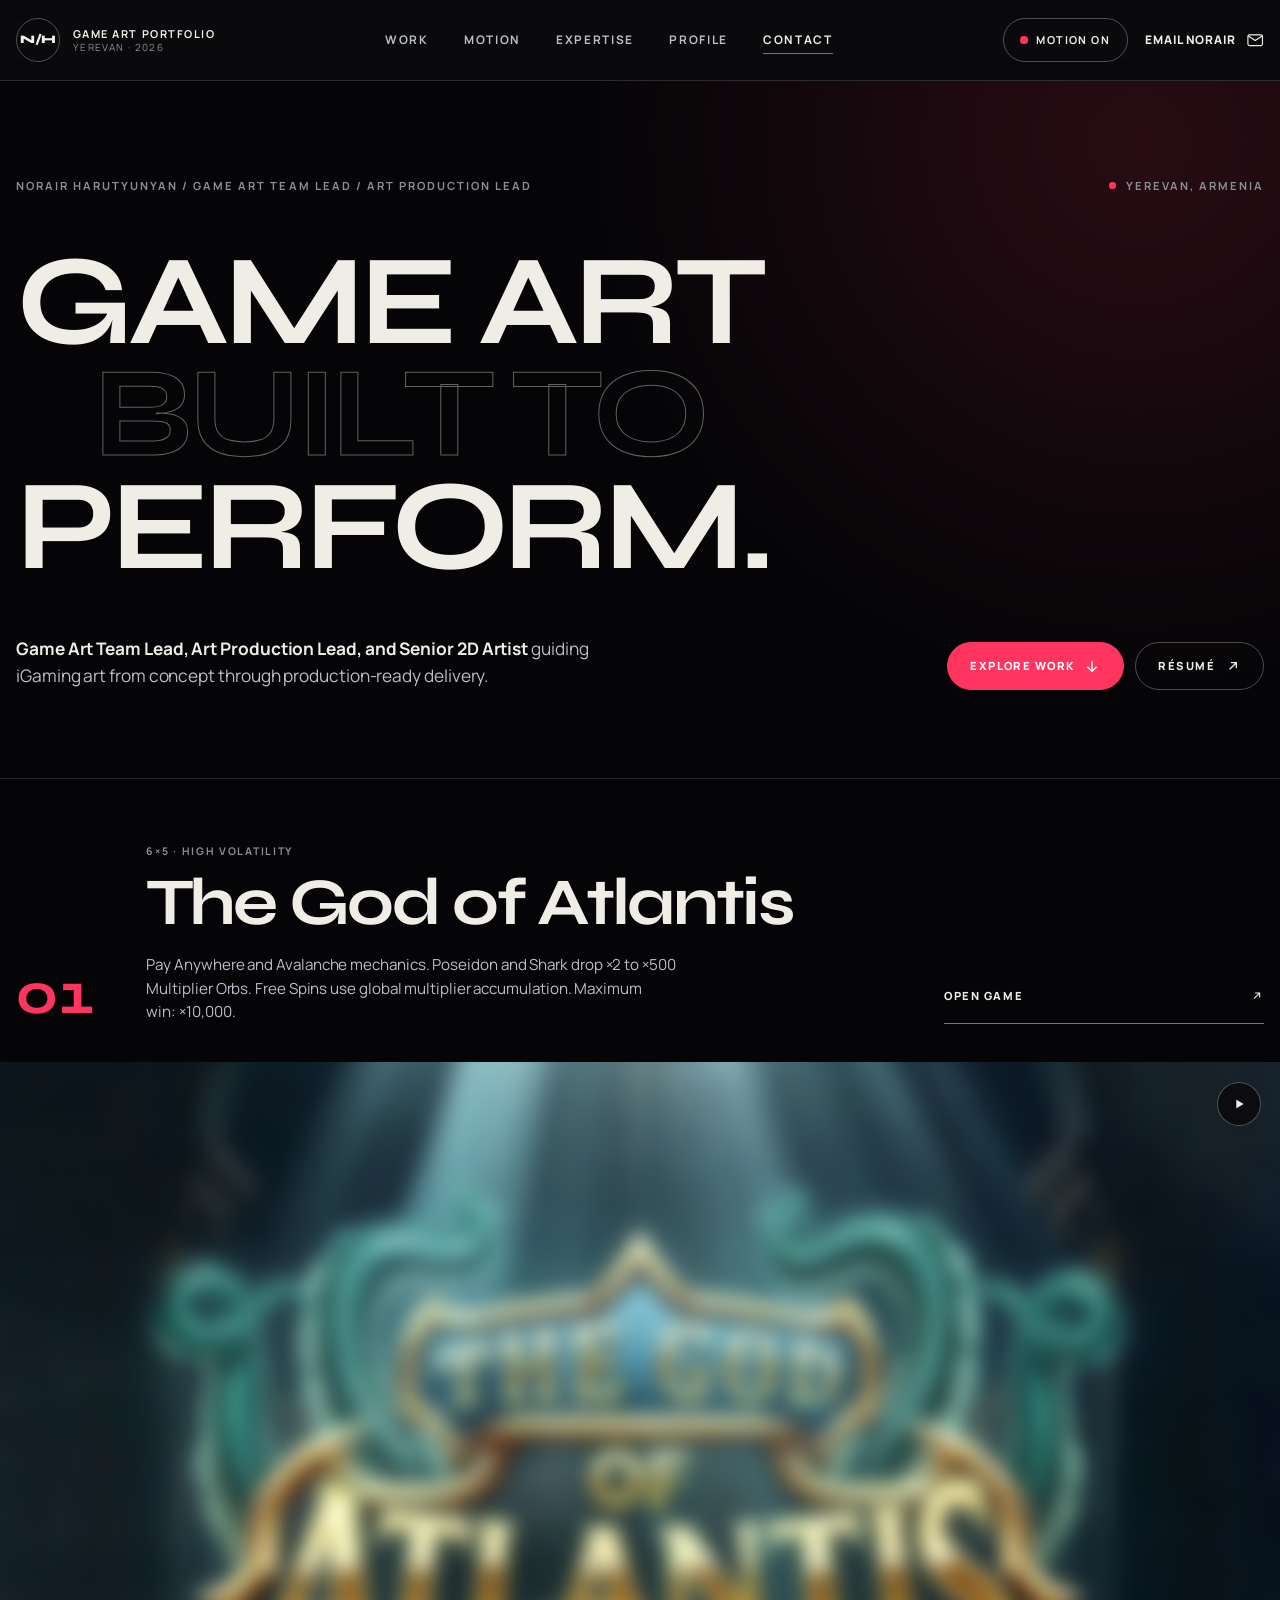
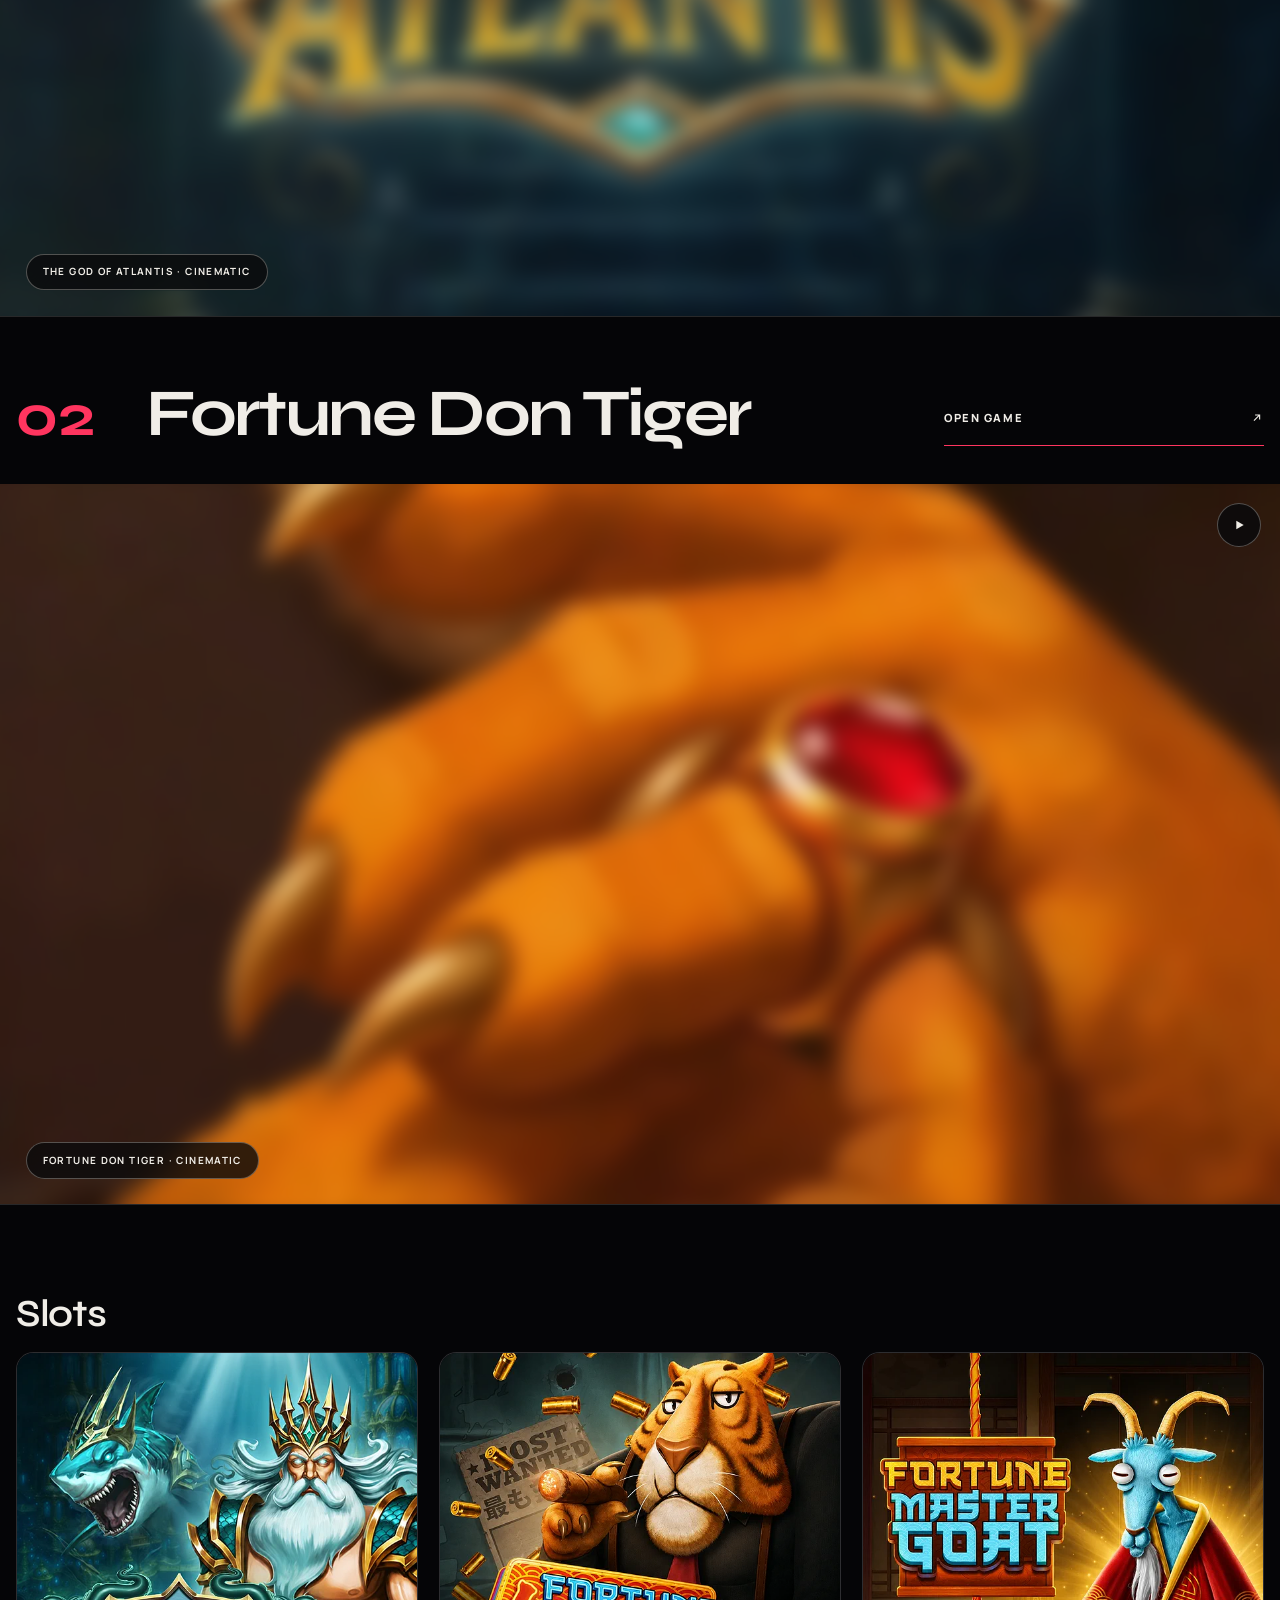
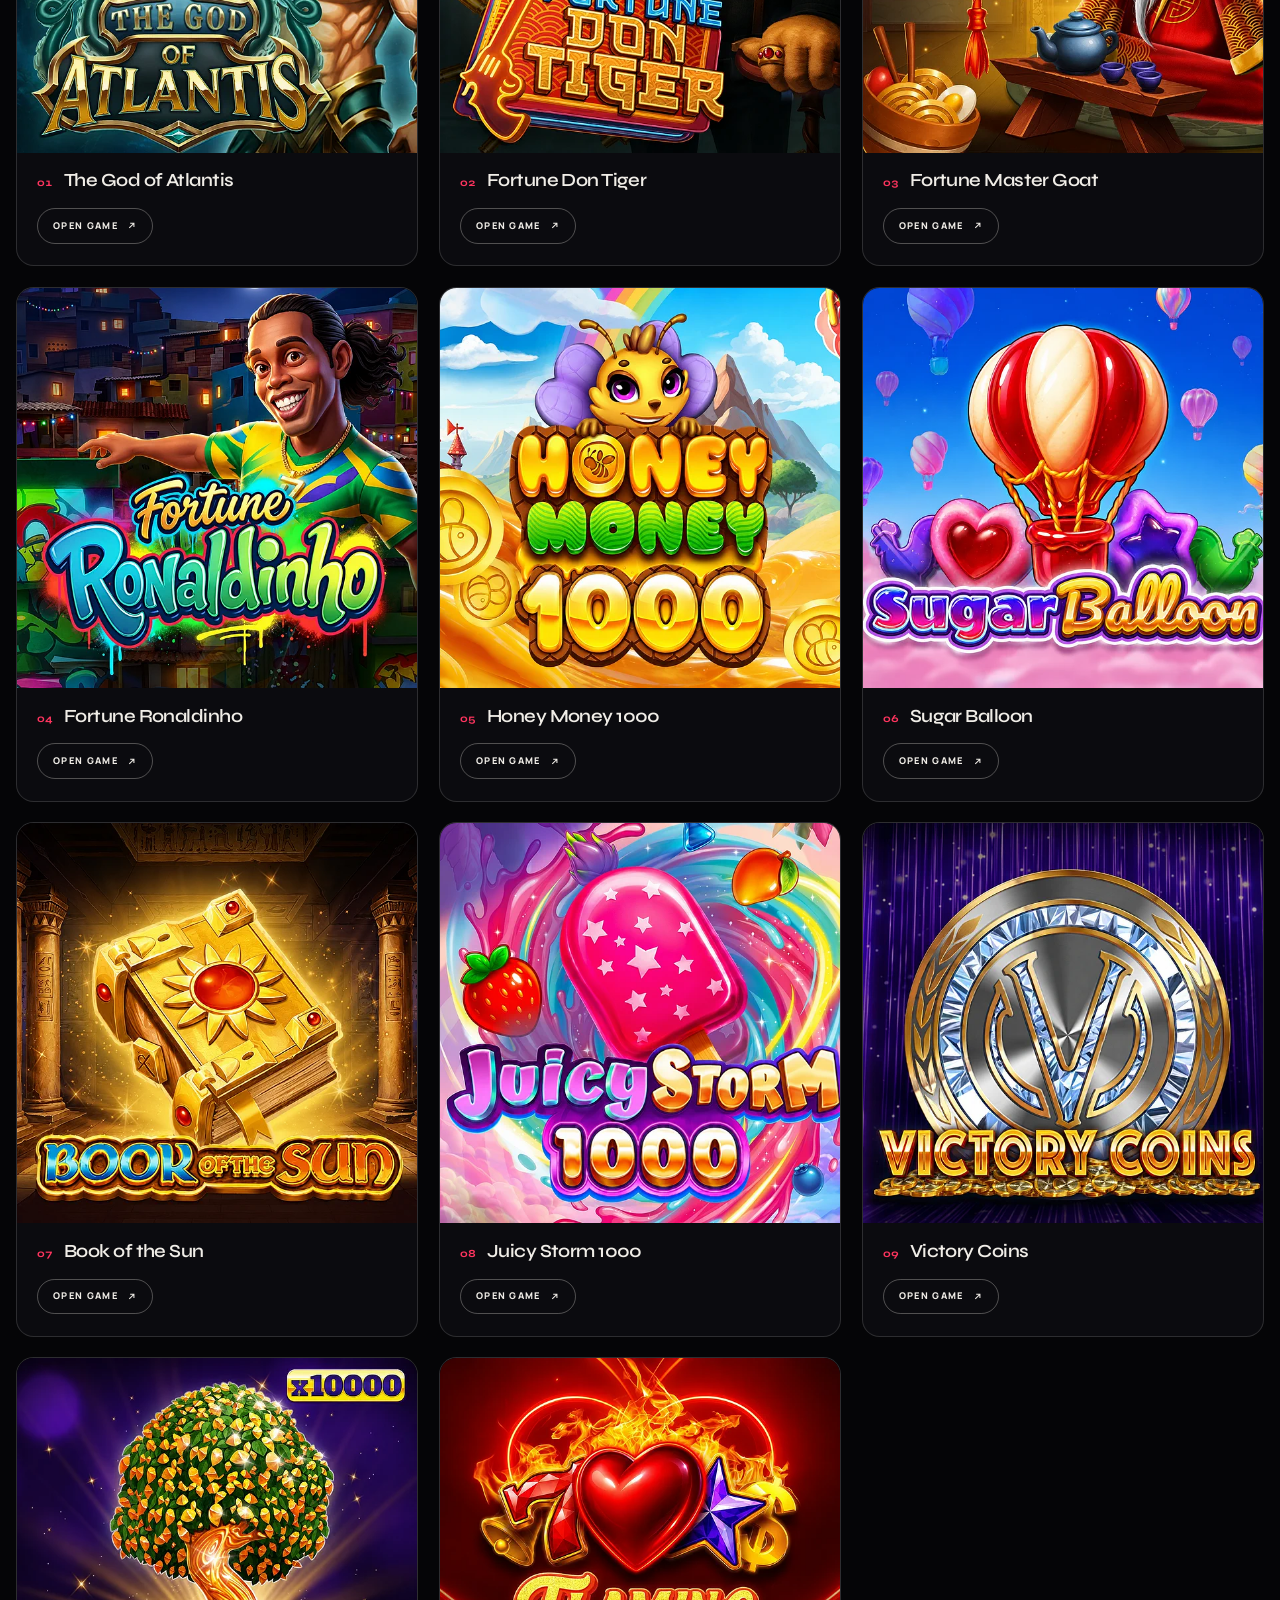
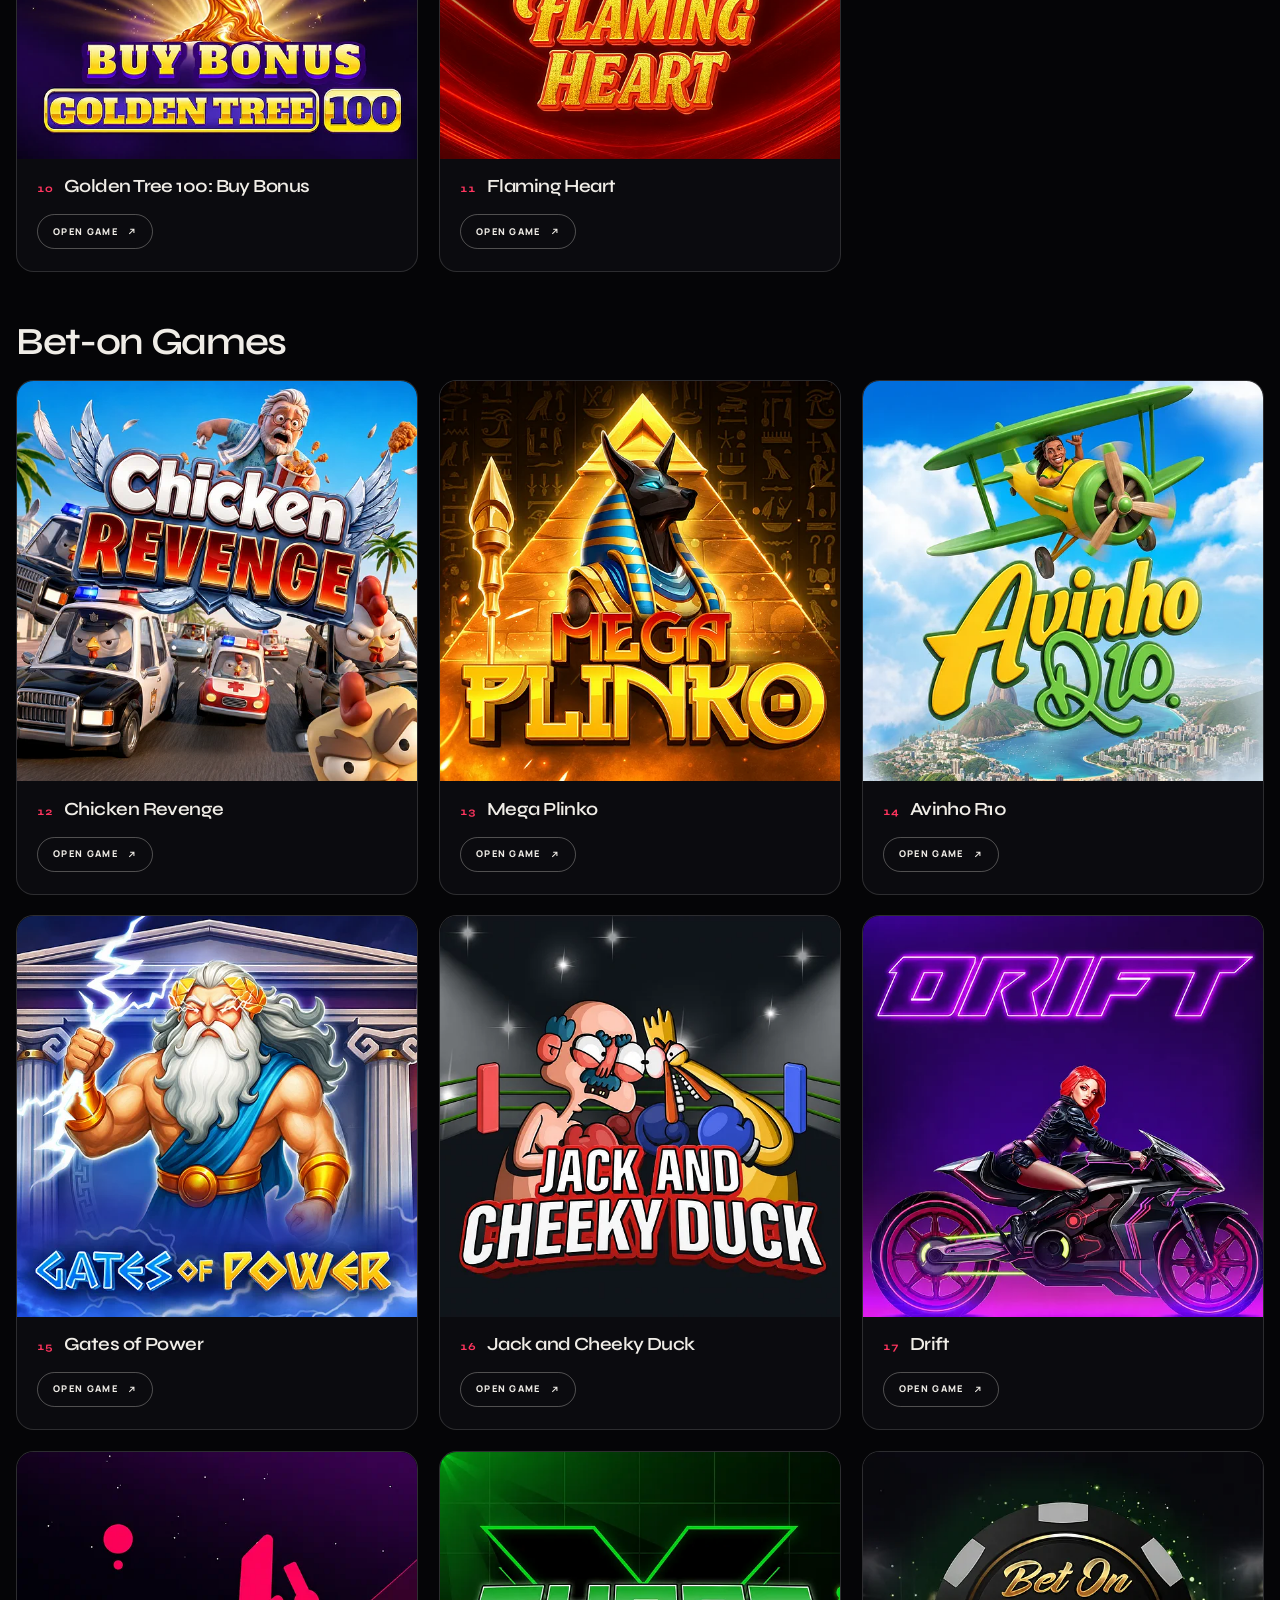
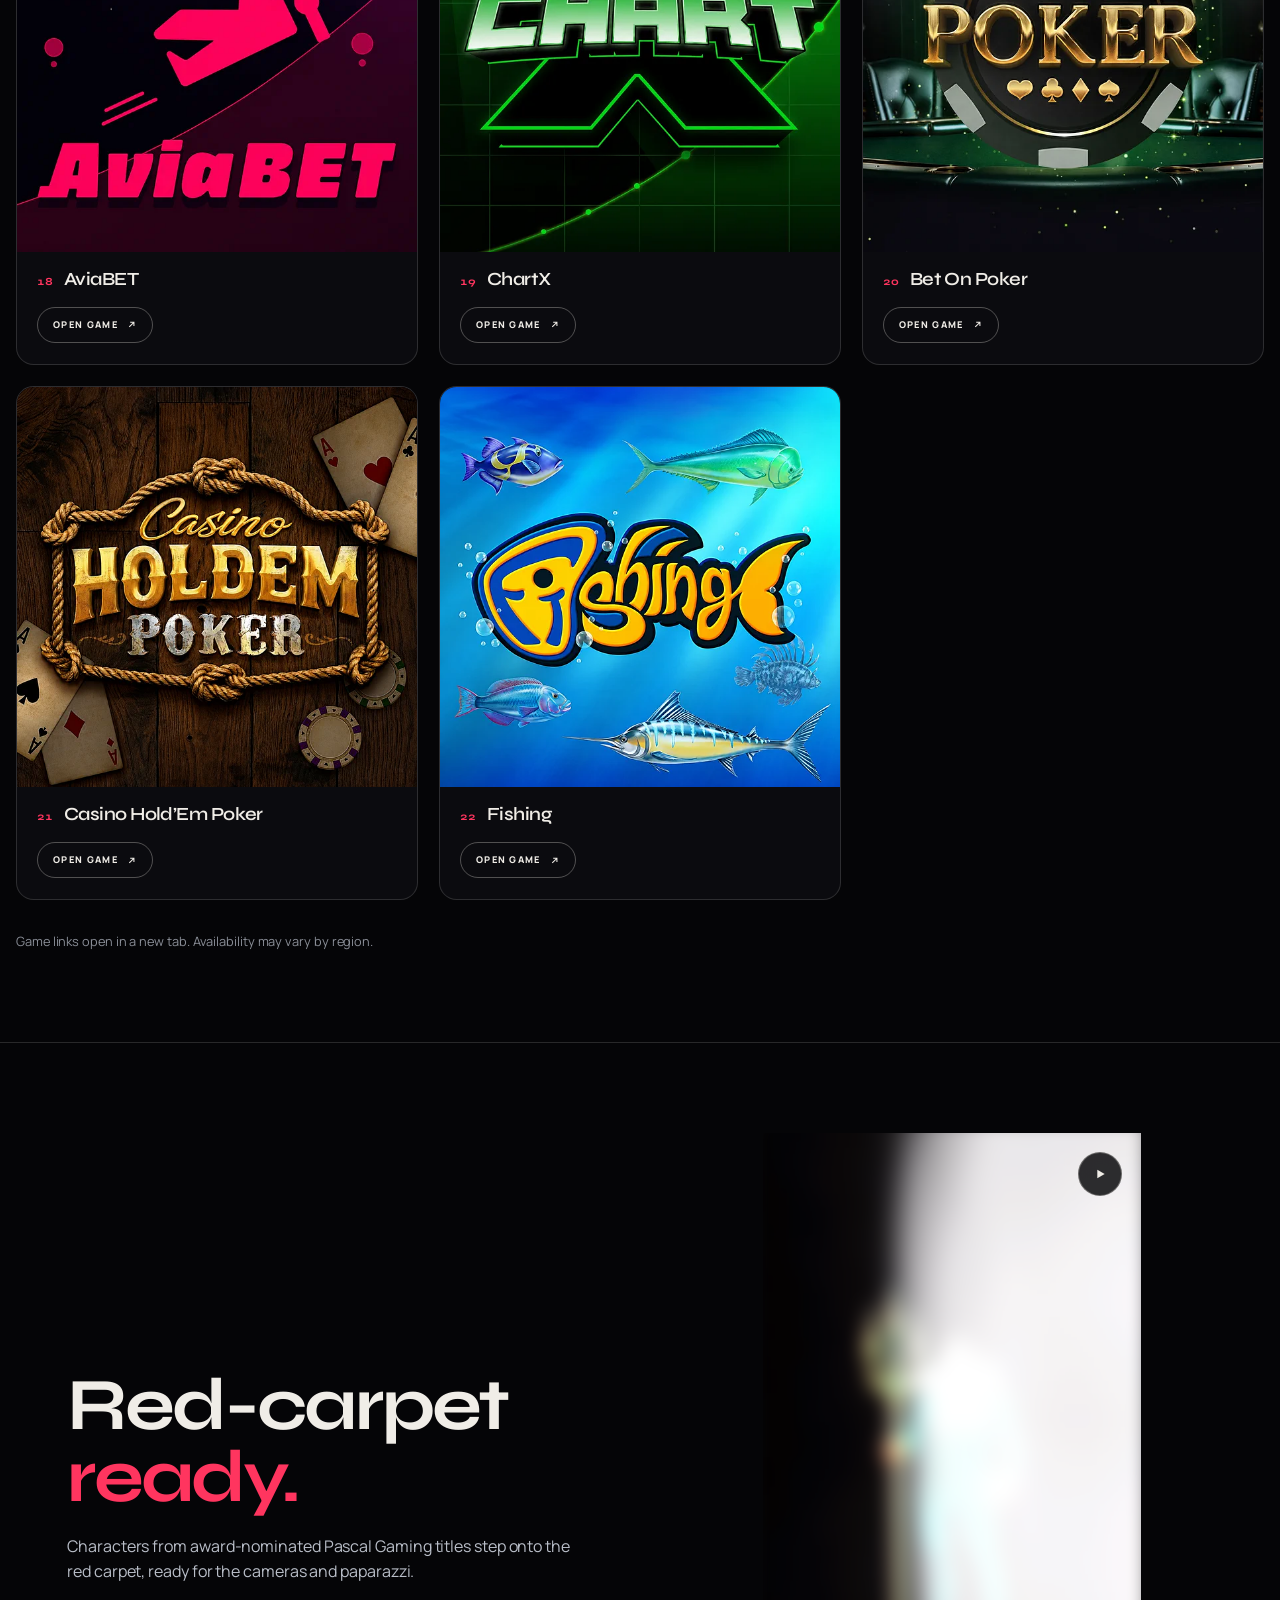
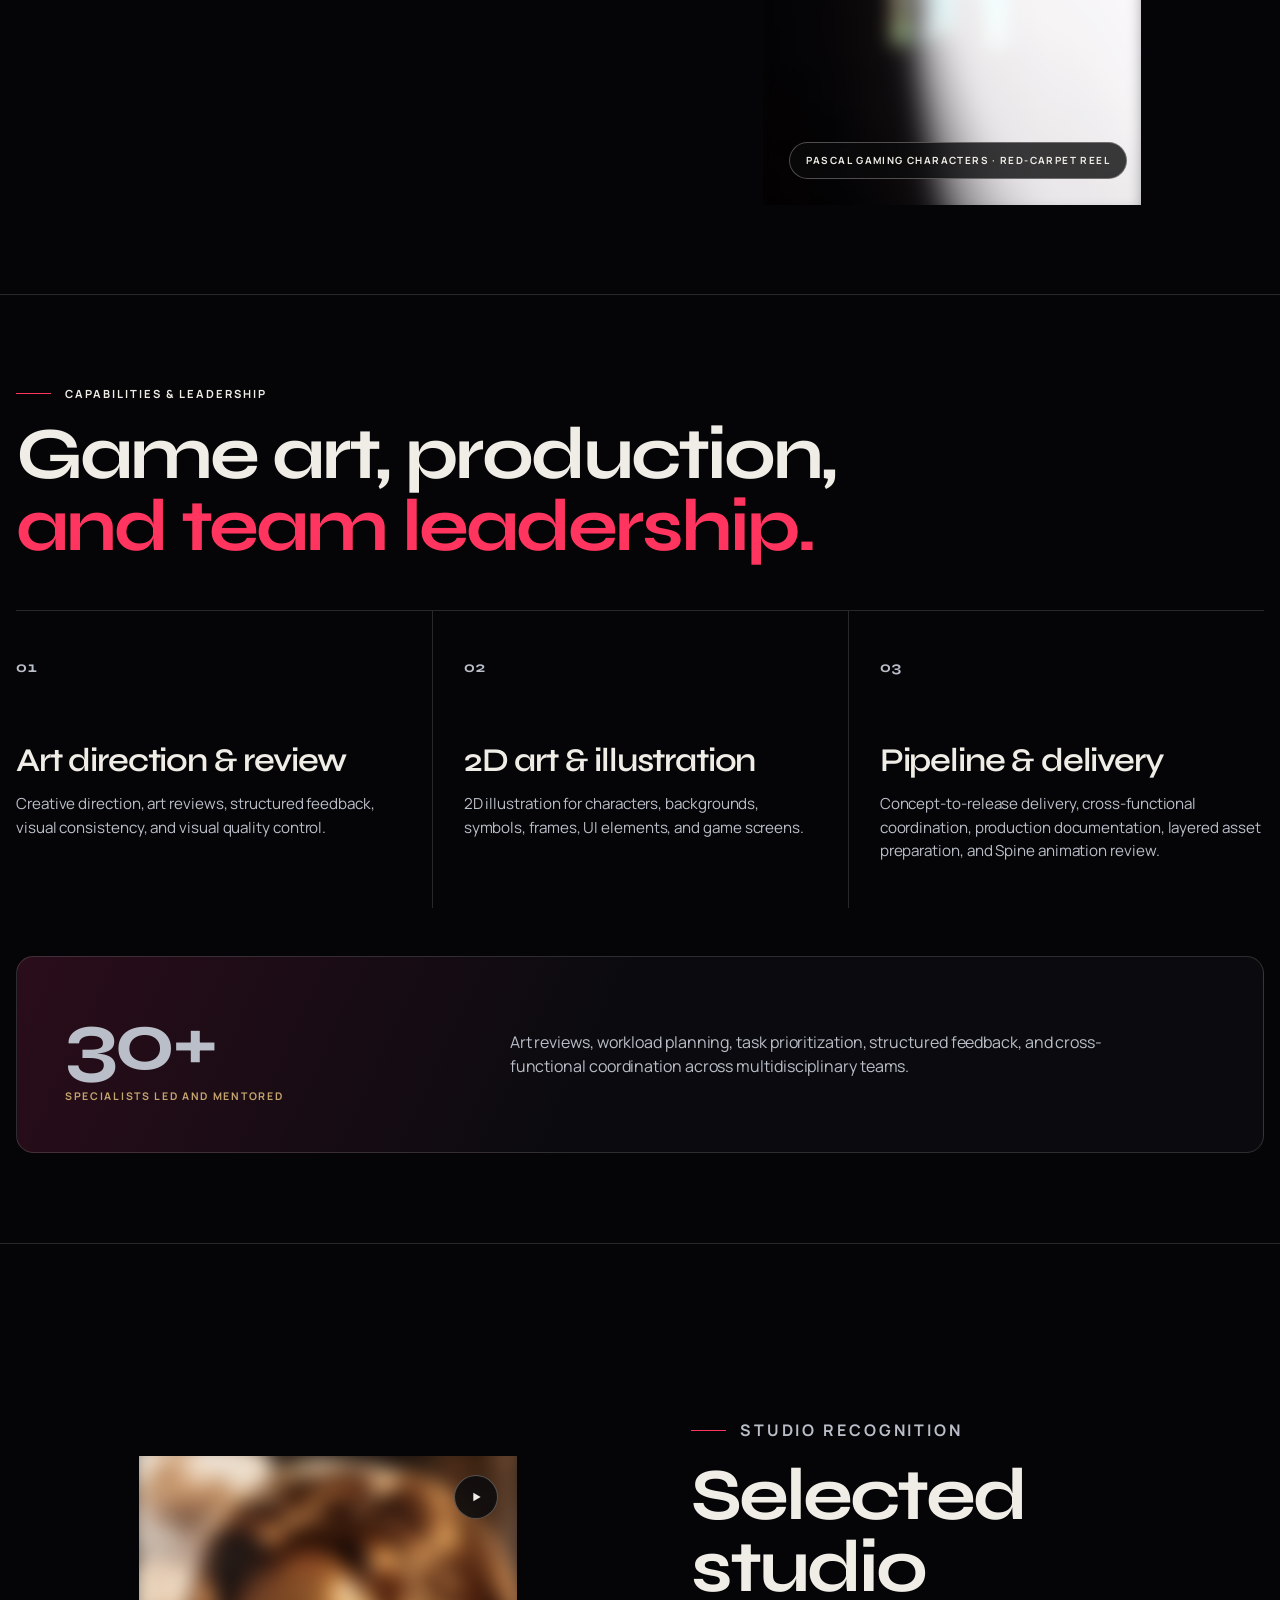
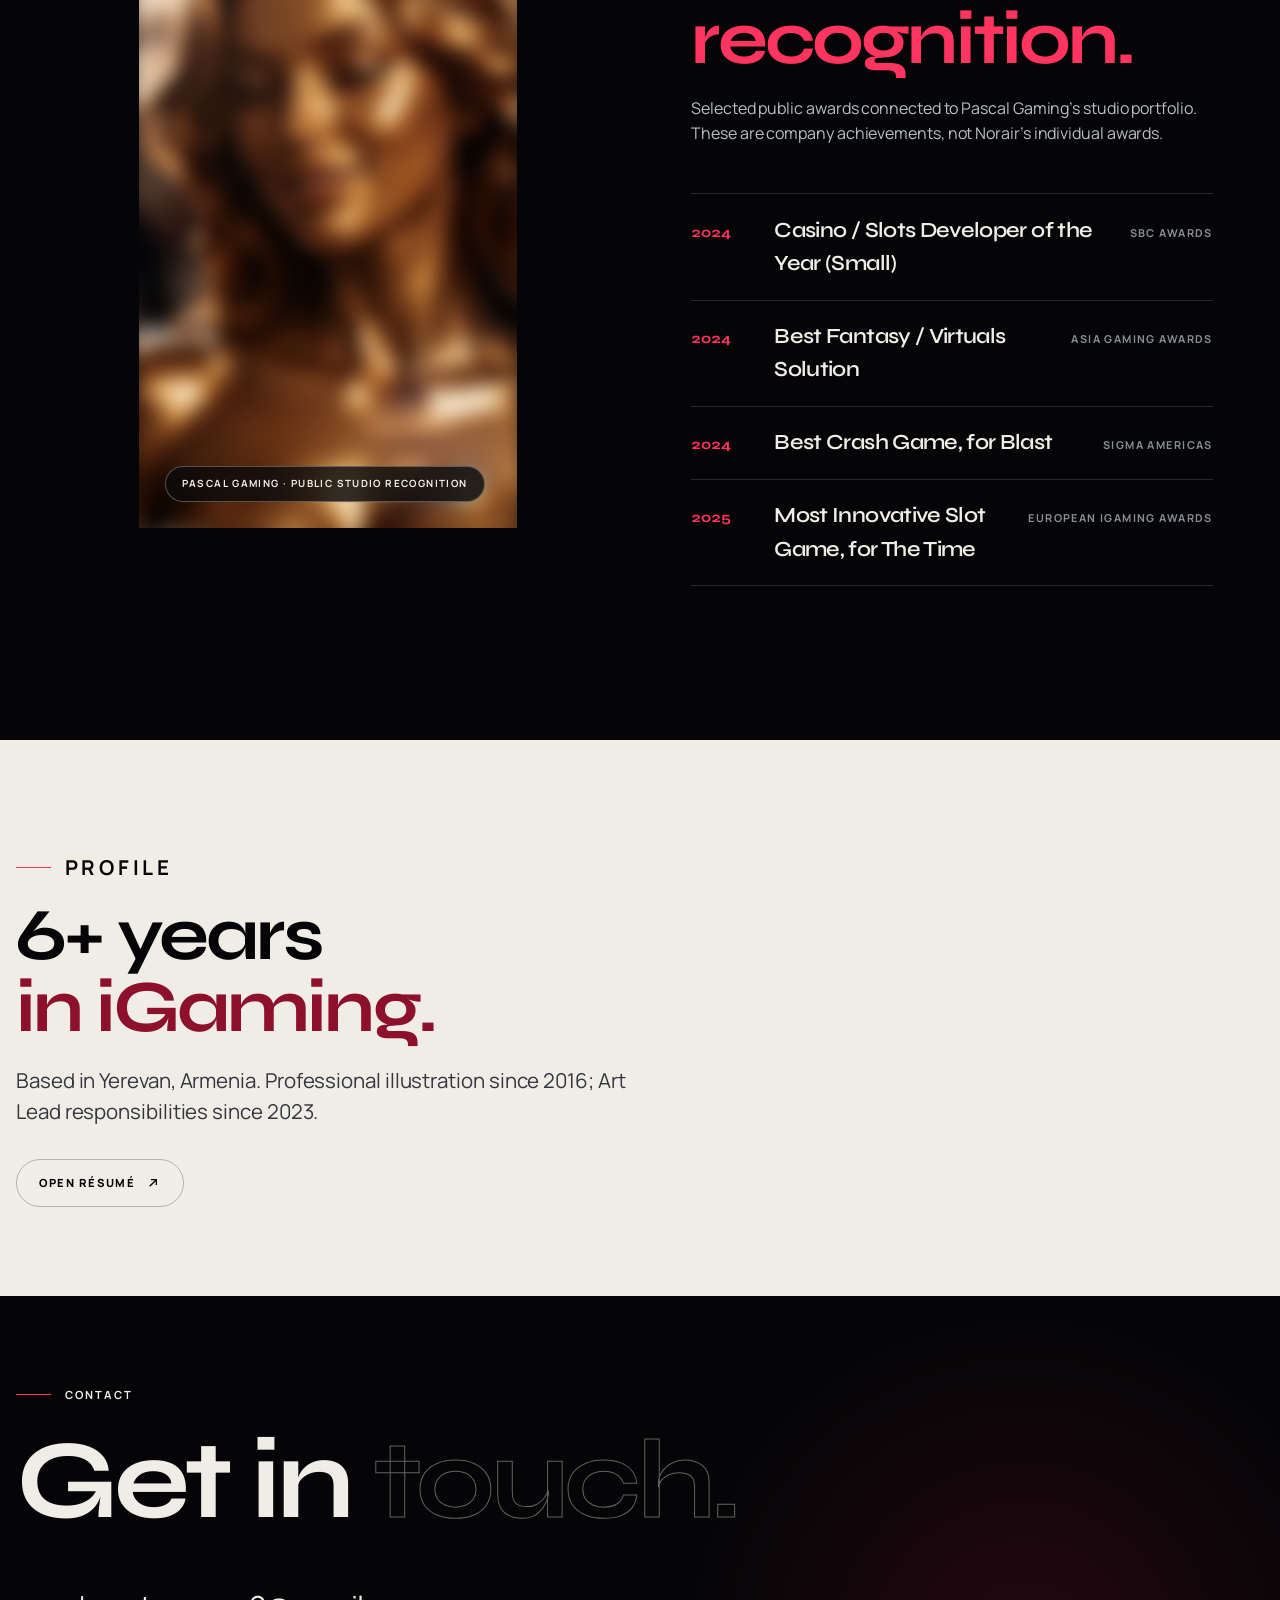
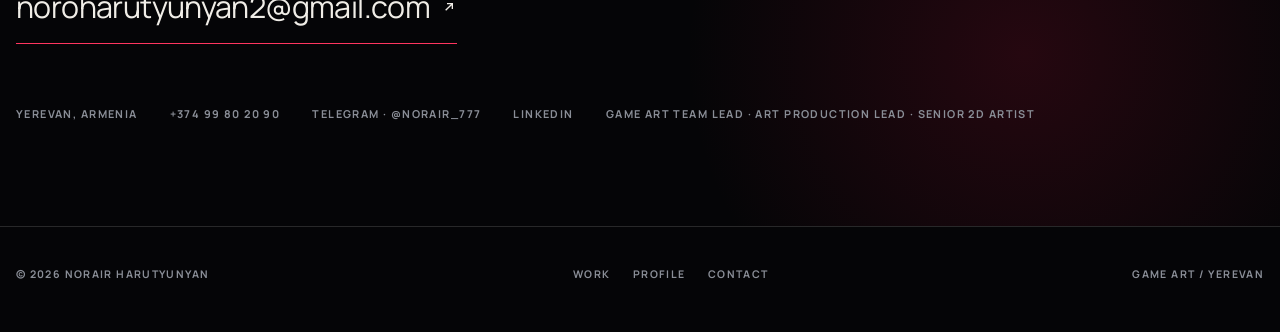
<file: index.html>
<!doctype html>
<html lang="en">
<head>
<meta charset="utf-8">
<meta name="viewport" content="width=device-width, initial-scale=1, viewport-fit=cover">
<title>Norair Harutyunyan — iGaming Art Lead Portfolio</title>
<meta name="description" content="Selected iGaming projects by Norair Harutyunyan, Art Production Lead and Senior 2D Artist guiding game art from concept to production-ready release.">
<meta name="author" content="Norair Harutyunyan">
<meta name="theme-color" content="#050507">
<meta name="color-scheme" content="dark light">
<link rel="canonical" href="https://norohtn.github.io/Norair_Harutyunyan_Portfolio/">

<meta property="og:type" content="website">
<meta property="og:site_name" content="Norair Harutyunyan — Game Art Portfolio">
<meta property="og:title" content="Norair Harutyunyan — iGaming Art Lead Portfolio">
<meta property="og:description" content="Selected iGaming projects, motion work, and production leadership by Norair Harutyunyan.">
<meta property="og:url" content="https://norohtn.github.io/Norair_Harutyunyan_Portfolio/">
<meta property="og:locale" content="en_US">
<meta property="og:image" content="https://norohtn.github.io/Norair_Harutyunyan_Portfolio/og-cover.png">
<meta property="og:image:width" content="1200">
<meta property="og:image:height" content="630">
<meta property="og:image:alt" content="Norair Harutyunyan, Game Art Team Lead, Yerevan.">
<meta name="twitter:card" content="summary_large_image">
<meta name="twitter:title" content="Norair Harutyunyan — iGaming Art Lead Portfolio">
<meta name="twitter:description" content="Selected iGaming projects, motion work, and production leadership by Norair Harutyunyan.">
<meta name="twitter:image" content="https://norohtn.github.io/Norair_Harutyunyan_Portfolio/og-cover.png">

<link rel="icon" href="favicon.svg" type="image/svg+xml">
<link rel="icon" href="favicon.ico" sizes="any">
<link rel="apple-touch-icon" href="apple-touch-icon.png" sizes="180x180">

<link rel="preload" href="assets/fonts/syne-variable.woff2" as="font" type="font/woff2" crossorigin>
<link rel="preload" href="assets/fonts/manrope-variable.woff2" as="font" type="font/woff2" crossorigin>
<link rel="stylesheet" href="assets/css/site.css">

<script>document.documentElement.classList.add('js','is-booting')</script>

<script type="application/ld+json">
{
  "@context": "https://schema.org",
  "@type": "Person",
  "name": "Norair Harutyunyan",
  "jobTitle": "Game Art Team Lead, Art Production Lead, Senior 2D Artist",
  "email": "mailto:noroharutyunyan2@gmail.com",
  "telephone": "+374-99-80-20-90",
  "url": "https://norohtn.github.io/Norair_Harutyunyan_Portfolio/",
  "address": { "@type": "PostalAddress", "addressLocality": "Yerevan", "addressCountry": "AM" },
  "knowsAbout": ["Game art direction", "2D illustration", "iGaming slot art", "Art production pipeline", "Spine animation review"],
  "sameAs": ["https://www.linkedin.com/in/norair-harutyunyan-3118831b6", "https://t.me/Norair_777"]
}
</script>
</head>
<body>

<div class="boot" id="boot" role="presentation" aria-hidden="true">
  <span class="boot__mark">N/H</span>
  <span class="boot__track"><span class="boot__fill" id="boot-fill"></span></span>
  <span class="boot__txt">Loading portfolio</span>
</div>

<a class="skip" href="#main-content">Skip to content</a>
<div class="progress" role="presentation"></div>

<header class="site-head">
  <div class="wrap site-head__in">
    <a class="brand" href="#top">
      <span class="brand__mark" aria-hidden="true">N/H</span>
      <span class="brand__txt">
        <b>Game art portfolio</b>
        <span>Yerevan &middot; <span data-year>2026</span></span>
      </span>
    </a>

    <nav id="primary-nav" class="nav" aria-label="Primary">
      <a href="#work">Work</a>
      <a href="#motion">Motion</a>
      <a href="#expertise">Expertise</a>
      <a href="#profile">Profile</a>
      <a href="#contact">Contact</a>
    </nav>

    <div class="head-actions">
      <button type="button" class="motion-toggle" aria-pressed="true">
        <span class="motion-toggle__dot" aria-hidden="true"></span>
        <span data-label>Motion on</span>
      </button>
      <a class="mail-link" href="mailto:noroharutyunyan2@gmail.com">
        <span>Email Norair</span>
        <svg viewBox="0 0 24 24" fill="none" stroke="currentColor" stroke-width="1.5" aria-hidden="true"><rect x="2.5" y="5" width="19" height="14" rx="2"/><path d="m3 6.5 9 6 9-6"/></svg>
      </a>
      <button type="button" class="nav-burger" aria-expanded="false" aria-controls="primary-nav" aria-label="Open navigation">
        <svg viewBox="0 0 24 24" fill="none" stroke="currentColor" stroke-width="1.5" aria-hidden="true"><path d="M3 7h18M3 12h18M3 17h18"/></svg>
      </button>
    </div>
  </div>
</header>

<main id="main-content">

  <!-- ============ HERO ============ -->
  <section class="hero" id="top">
    <canvas class="hero__canvas" id="hero-gl" aria-hidden="true"></canvas>
    <div class="wrap">
      <div class="hero__top">
        <p class="eyebrow">Norair Harutyunyan / Game Art Team Lead / Art Production Lead</p>
        <p class="eyebrow hero__loc">Yerevan, Armenia</p>
      </div>

      <h1>
        <span>Game art</span>
        <span class="outline">built to</span>
        <span>perform.</span>
      </h1>

      <div class="hero__foot">
        <p class="hero__lead"><b>Game Art Team Lead, Art Production Lead, and Senior 2D Artist</b> guiding iGaming art from concept through production-ready delivery.</p>
        <div class="hero__cta">
          <a class="btn btn--primary" href="#work">
            Explore work
            <svg viewBox="0 0 24 24" fill="none" stroke="currentColor" stroke-width="2" aria-hidden="true"><path d="M12 4v16M5 13l7 7 7-7"/></svg>
          </a>
          <a class="btn" href="Norair_Harutyunyan_Resume.pdf" target="_blank" rel="noopener">
            Résumé
            <svg viewBox="0 0 24 24" fill="none" stroke="currentColor" stroke-width="2" aria-hidden="true"><path d="M7 17 17 7M9 7h8v8"/></svg>
          </a>
        </div>
      </div>
    </div>
  </section>

  <!-- ============ FEATURED 01 ============ -->
  <article class="featured">
    <div class="wrap featured__head reveal">
      <p class="featured__no">01</p>
      <div>
        <p class="featured__meta">6&times;5 &middot; High volatility</p>
        <h2 class="featured__title">The God of Atlantis</h2>
        <p class="featured__copy">Pay Anywhere and Avalanche mechanics. Poseidon and Shark drop &times;2 to &times;500 Multiplier Orbs. Free Spins use global multiplier accumulation. Maximum win: &times;10,000.</p>
      </div>
      <p class="featured__open">
        <a href="https://pg.pascalgaming.com/launcher/launch?launchToken=2dca8a36-9c63-4335-8fd3-9dc5393d263e&amp;returnPath=%2Flaunch%3FgameId%3D295%26mode%3Dreal%26partnerKey%3D9b0b0a92-f1a0-48e7-8fab-71b243140207%26culture%3Den%26token%3Dtoken_155" target="_blank" rel="noopener">
          Open game
          <svg viewBox="0 0 24 24" fill="none" stroke="currentColor" stroke-width="2" aria-hidden="true"><path d="M7 17 17 7M9 7h8v8"/></svg>
        </a>
      </p>
    </div>

    <div class="stage stage--cinema" data-video>
      <img class="stage__poster" src="media/atlantis-cinematic-poster.webp" alt="" aria-hidden="true" decoding="async">
      <video muted loop playsinline preload="none" disablepictureinpicture
             data-src="media/atlantis-cinematic.mp4"
             data-src-mobile="media/atlantis-cinematic-mobile.mp4"
             aria-label="The God of Atlantis game cinematic, silent loop."></video>
      <p class="stage__cap">The God of Atlantis &middot; Cinematic</p>
      <div class="stage__ctl">
        <button type="button" aria-label="Play this clip">
          <svg class="ico-play" viewBox="0 0 24 24" fill="currentColor" aria-hidden="true"><path d="M8 5.5v13l11-6.5z"/></svg>
          <svg class="ico-pause" viewBox="0 0 24 24" fill="currentColor" aria-hidden="true"><path d="M8 5h3v14H8zM13 5h3v14h-3z"/></svg>
        </button>
      </div>
    </div>
  </article>

  <!-- ============ FEATURED 02 ============ -->
  <article class="featured">
    <div class="wrap featured__head reveal">
      <p class="featured__no">02</p>
      <div>
        <h2 class="featured__title">Fortune Don Tiger</h2>
      </div>
      <p class="featured__open">
        <a href="https://pg.pascalgaming.com/launcher/launch?launchToken=3c7cf893-7ad0-4e12-adf5-9b1ae8ad7458&amp;returnPath=%2Flaunch%3FgameId%3D260%26mode%3Dreal%26partnerKey%3D9b0b0a92-f1a0-48e7-8fab-71b243140207%26culture%3Den%26token%3Dtoken_155" target="_blank" rel="noopener">
          Open game
          <svg viewBox="0 0 24 24" fill="none" stroke="currentColor" stroke-width="2" aria-hidden="true"><path d="M7 17 17 7M9 7h8v8"/></svg>
        </a>
      </p>
    </div>

    <div class="stage stage--wide" data-video>
      <img class="stage__poster" src="media/fortune-don-tiger-cinematic-poster.webp" alt="" aria-hidden="true" decoding="async">
      <video muted loop playsinline preload="none" disablepictureinpicture
             data-src="media/fortune-don-tiger-cinematic.mp4"
             data-src-mobile="media/fortune-don-tiger-cinematic-mobile.mp4"
             aria-label="Fortune Don Tiger game cinematic, silent loop."></video>
      <p class="stage__cap">Fortune Don Tiger &middot; Cinematic</p>
      <div class="stage__ctl">
        <button type="button" aria-label="Play this clip">
          <svg class="ico-play" viewBox="0 0 24 24" fill="currentColor" aria-hidden="true"><path d="M8 5.5v13l11-6.5z"/></svg>
          <svg class="ico-pause" viewBox="0 0 24 24" fill="currentColor" aria-hidden="true"><path d="M8 5h3v14H8zM13 5h3v14h-3z"/></svg>
        </button>
      </div>
    </div>
  </article>

  <!-- ============ WORK ============ -->
  <section class="section" id="work">
    <div class="wrap">
      <h2 class="group-label reveal">Slots</h2>
      <div class="grid">

        <a class="tile reveal" href="https://pg.pascalgaming.com/launcher/launch?launchToken=2dca8a36-9c63-4335-8fd3-9dc5393d263e&amp;returnPath=%2Flaunch%3FgameId%3D295%26mode%3Dreal%26partnerKey%3D9b0b0a92-f1a0-48e7-8fab-71b243140207%26culture%3Den%26token%3Dtoken_155" target="_blank" rel="noopener">
          <span class="tile__art"><picture><source type="image/webp" srcset="games/god-of-atlantis.webp 302w, games/god-of-atlantis@2x.webp 604w, games/god-of-atlantis@3x.webp 906w" sizes="(min-width:1504px) 476px, (min-width:1100px) 32vw, (min-width:560px) 47vw, 92vw"><img src="games/god-of-atlantis.png" alt="The God of Atlantis key art." width="302" height="302" loading="lazy" decoding="async"></picture></span>
          <span class="tile__bar"><span class="tile__name"><span class="tile__no">01</span><h3>The God of Atlantis</h3></span><span class="tile__go">Open game <svg viewBox="0 0 24 24" fill="none" stroke="currentColor" stroke-width="2.2" aria-hidden="true"><path d="M7 17 17 7M9 7h8v8"/></svg></span></span>
        </a>

        <a class="tile reveal" href="https://pg.pascalgaming.com/launcher/launch?launchToken=3c7cf893-7ad0-4e12-adf5-9b1ae8ad7458&amp;returnPath=%2Flaunch%3FgameId%3D260%26mode%3Dreal%26partnerKey%3D9b0b0a92-f1a0-48e7-8fab-71b243140207%26culture%3Den%26token%3Dtoken_155" target="_blank" rel="noopener">
          <span class="tile__art"><picture><source type="image/webp" srcset="games/fortune-don-tiger.webp 302w, games/fortune-don-tiger@2x.webp 604w, games/fortune-don-tiger@3x.webp 906w" sizes="(min-width:1504px) 476px, (min-width:1100px) 32vw, (min-width:560px) 47vw, 92vw"><img src="games/fortune-don-tiger.png" alt="Fortune Don Tiger key art." width="302" height="302" loading="lazy" decoding="async"></picture></span>
          <span class="tile__bar"><span class="tile__name"><span class="tile__no">02</span><h3>Fortune Don Tiger</h3></span><span class="tile__go">Open game <svg viewBox="0 0 24 24" fill="none" stroke="currentColor" stroke-width="2.2" aria-hidden="true"><path d="M7 17 17 7M9 7h8v8"/></svg></span></span>
        </a>

        <a class="tile reveal" href="https://pg.pascalgaming.com/launcher/launch?launchToken=59813006-e464-415d-afbe-656a80b45174&amp;returnPath=%2F%3FpartnerId%3D18746949%26currency%3DUSD%26lan%3Den%26gameId%3D278%26mode%3Dfun" target="_blank" rel="noopener">
          <span class="tile__art"><picture><source type="image/webp" srcset="games/fortune-master-goat.webp 302w, games/fortune-master-goat@2x.webp 604w, games/fortune-master-goat@3x.webp 906w" sizes="(min-width:1504px) 476px, (min-width:1100px) 32vw, (min-width:560px) 47vw, 92vw"><img src="games/fortune-master-goat.png" alt="Fortune Master Goat key art." width="302" height="302" loading="lazy" decoding="async"></picture></span>
          <span class="tile__bar"><span class="tile__name"><span class="tile__no">03</span><h3>Fortune Master Goat</h3></span><span class="tile__go">Open game <svg viewBox="0 0 24 24" fill="none" stroke="currentColor" stroke-width="2.2" aria-hidden="true"><path d="M7 17 17 7M9 7h8v8"/></svg></span></span>
        </a>

        <a class="tile reveal" href="https://pg.pascalgaming.com/launcher/launch?launchToken=ebd0d7f4-5aad-4307-80d9-d278f5f97860&amp;returnPath=%2Flaunch%3FgameId%3D357%26mode%3Dreal%26culture%3Den%26token%3Dtoken_155%26partnerKey%3D9b0b0a92-f1a0-48e7-8fab-71b243140207" target="_blank" rel="noopener">
          <span class="tile__art"><picture><source type="image/webp" srcset="games/fortune-ronaldinho.webp 302w, games/fortune-ronaldinho@2x.webp 604w, games/fortune-ronaldinho@3x.webp 906w" sizes="(min-width:1504px) 476px, (min-width:1100px) 32vw, (min-width:560px) 47vw, 92vw"><img src="games/fortune-ronaldinho.png" alt="Fortune Ronaldinho key art." width="302" height="302" loading="lazy" decoding="async"></picture></span>
          <span class="tile__bar"><span class="tile__name"><span class="tile__no">04</span><h3>Fortune Ronaldinho</h3></span><span class="tile__go">Open game <svg viewBox="0 0 24 24" fill="none" stroke="currentColor" stroke-width="2.2" aria-hidden="true"><path d="M7 17 17 7M9 7h8v8"/></svg></span></span>
        </a>

        <a class="tile reveal" href="https://pg.pascalgaming.com/launcher/launch?launchToken=349ddc27-1669-4830-bcb7-7b26f4dbe7b7&amp;returnPath=%2Flaunch%3FgameId%3D335%26mode%3Dreal%26partnerKey%3D9b0b0a92-f1a0-48e7-8fab-71b243140207%26culture%3Den%26token%3Dtoken_155" target="_blank" rel="noopener">
          <span class="tile__art"><picture><source type="image/webp" srcset="games/honey-money-1000.webp 302w, games/honey-money-1000@2x.webp 604w, games/honey-money-1000@3x.webp 906w" sizes="(min-width:1504px) 476px, (min-width:1100px) 32vw, (min-width:560px) 47vw, 92vw"><img src="games/honey-money-1000.png" alt="Honey Money 1000 key art." width="302" height="302" loading="lazy" decoding="async"></picture></span>
          <span class="tile__bar"><span class="tile__name"><span class="tile__no">05</span><h3>Honey Money 1000</h3></span><span class="tile__go">Open game <svg viewBox="0 0 24 24" fill="none" stroke="currentColor" stroke-width="2.2" aria-hidden="true"><path d="M7 17 17 7M9 7h8v8"/></svg></span></span>
        </a>

        <a class="tile reveal" href="https://pg.pascalgaming.com/launcher/launch?launchToken=70c29002-6545-4777-b4b0-b1ed75571099&amp;returnPath=%2Flaunch%3FgameId%3D314%26mode%3Dreal%26partnerKey%3D9b0b0a92-f1a0-48e7-8fab-71b243140207%26culture%3Den%26token%3Dtoken_155" target="_blank" rel="noopener">
          <span class="tile__art"><picture><source type="image/webp" srcset="games/sugar-balloon.webp 302w, games/sugar-balloon@2x.webp 604w, games/sugar-balloon@3x.webp 906w" sizes="(min-width:1504px) 476px, (min-width:1100px) 32vw, (min-width:560px) 47vw, 92vw"><img src="games/sugar-balloon.png" alt="Sugar Balloon key art." width="302" height="302" loading="lazy" decoding="async"></picture></span>
          <span class="tile__bar"><span class="tile__name"><span class="tile__no">06</span><h3>Sugar Balloon</h3></span><span class="tile__go">Open game <svg viewBox="0 0 24 24" fill="none" stroke="currentColor" stroke-width="2.2" aria-hidden="true"><path d="M7 17 17 7M9 7h8v8"/></svg></span></span>
        </a>

        <a class="tile reveal" href="https://www.pascalgaming.com/games/book-of-the-sun" target="_blank" rel="noopener">
          <span class="tile__art"><picture><source type="image/webp" srcset="games/book-of-the-sun.webp 302w, games/book-of-the-sun@2x.webp 604w, games/book-of-the-sun@3x.webp 906w" sizes="(min-width:1504px) 476px, (min-width:1100px) 32vw, (min-width:560px) 47vw, 92vw"><img src="games/book-of-the-sun.png" alt="Book of the Sun key art." width="302" height="302" loading="lazy" decoding="async"></picture></span>
          <span class="tile__bar"><span class="tile__name"><span class="tile__no">07</span><h3>Book of the Sun</h3></span><span class="tile__go">Open game <svg viewBox="0 0 24 24" fill="none" stroke="currentColor" stroke-width="2.2" aria-hidden="true"><path d="M7 17 17 7M9 7h8v8"/></svg></span></span>
        </a>

        <a class="tile reveal" href="https://pg.pascalgaming.com/launcher/launch?launchToken=4b8e79c4-0a95-415e-802a-ea2cdbcf8534&amp;returnPath=%2Flaunch%3FgameId%3D331%26mode%3Dreal%26partnerKey%3D9b0b0a92-f1a0-48e7-8fab-71b243140207%26culture%3Den%26token%3Dtoken_155" target="_blank" rel="noopener">
          <span class="tile__art"><picture><source type="image/webp" srcset="games/juicy-storm-1000.webp 302w, games/juicy-storm-1000@2x.webp 604w, games/juicy-storm-1000@3x.webp 906w" sizes="(min-width:1504px) 476px, (min-width:1100px) 32vw, (min-width:560px) 47vw, 92vw"><img src="games/juicy-storm-1000.png" alt="Juicy Storm 1000 key art." width="302" height="302" loading="lazy" decoding="async"></picture></span>
          <span class="tile__bar"><span class="tile__name"><span class="tile__no">08</span><h3>Juicy Storm 1000</h3></span><span class="tile__go">Open game <svg viewBox="0 0 24 24" fill="none" stroke="currentColor" stroke-width="2.2" aria-hidden="true"><path d="M7 17 17 7M9 7h8v8"/></svg></span></span>
        </a>

        <a class="tile reveal" href="https://pg.pascalgaming.com/launcher/launch?launchToken=330aa74b-3ec8-4ba4-8442-08a979bd10ee&amp;returnPath=%2Flaunch%3FgameId%3D126%26mode%3Dreal%26partnerKey%3D9b0b0a92-f1a0-48e7-8fab-71b243140207%26culture%3Den%26token%3Dtoken_155" target="_blank" rel="noopener">
          <span class="tile__art"><picture><source type="image/webp" srcset="games/victory-coins.webp 302w, games/victory-coins@2x.webp 604w, games/victory-coins@3x.webp 906w" sizes="(min-width:1504px) 476px, (min-width:1100px) 32vw, (min-width:560px) 47vw, 92vw"><img src="games/victory-coins.png" alt="Victory Coins key art." width="302" height="302" loading="lazy" decoding="async"></picture></span>
          <span class="tile__bar"><span class="tile__name"><span class="tile__no">09</span><h3>Victory Coins</h3></span><span class="tile__go">Open game <svg viewBox="0 0 24 24" fill="none" stroke="currentColor" stroke-width="2.2" aria-hidden="true"><path d="M7 17 17 7M9 7h8v8"/></svg></span></span>
        </a>

        <a class="tile reveal" href="https://pg.pascalgaming.com/launcher/launch?launchToken=4acb7aa2-6fee-4621-9c3d-4bdfb42f0329&amp;returnPath=%2Flaunch%3FgameId%3D210%26mode%3Dreal%26partnerKey%3D9b0b0a92-f1a0-48e7-8fab-71b243140207%26culture%3Den%26token%3Dtoken_155" target="_blank" rel="noopener">
          <span class="tile__art"><picture><source type="image/webp" srcset="games/golden-tree-100.webp 302w, games/golden-tree-100@2x.webp 604w, games/golden-tree-100@3x.webp 906w" sizes="(min-width:1504px) 476px, (min-width:1100px) 32vw, (min-width:560px) 47vw, 92vw"><img src="games/golden-tree-100.png" alt="Golden Tree 100 Buy Bonus key art." width="302" height="302" loading="lazy" decoding="async"></picture></span>
          <span class="tile__bar"><span class="tile__name"><span class="tile__no">10</span><h3>Golden Tree 100: Buy Bonus</h3></span><span class="tile__go">Open game <svg viewBox="0 0 24 24" fill="none" stroke="currentColor" stroke-width="2.2" aria-hidden="true"><path d="M7 17 17 7M9 7h8v8"/></svg></span></span>
        </a>

        <a class="tile reveal" href="https://pg.pascalgaming.com/launcher/launch?launchToken=362e514a-1587-4bf6-9a42-a6b8f26c28e3&amp;returnPath=%2Flaunch%3FgameId%3D232%26mode%3Dreal%26partnerKey%3D9b0b0a92-f1a0-48e7-8fab-71b243140207%26culture%3Den%26token%3Dtoken_155" target="_blank" rel="noopener">
          <span class="tile__art"><picture><source type="image/webp" srcset="games/flaming-heart.webp 302w, games/flaming-heart@2x.webp 604w, games/flaming-heart@3x.webp 906w" sizes="(min-width:1504px) 476px, (min-width:1100px) 32vw, (min-width:560px) 47vw, 92vw"><img src="games/flaming-heart.png" alt="Flaming Heart key art." width="302" height="302" loading="lazy" decoding="async"></picture></span>
          <span class="tile__bar"><span class="tile__name"><span class="tile__no">11</span><h3>Flaming Heart</h3></span><span class="tile__go">Open game <svg viewBox="0 0 24 24" fill="none" stroke="currentColor" stroke-width="2.2" aria-hidden="true"><path d="M7 17 17 7M9 7h8v8"/></svg></span></span>
        </a>

      </div>

      <h2 class="group-label reveal">Bet-on Games</h2>
      <div class="grid">

        <a class="tile reveal" href="https://pg.pascalgaming.com/launcher/launch?launchToken=c54d6251-71c1-48c9-9a06-50c1ba287a4c&amp;returnPath=%2Flaunch%3FgameId%3D343%26mode%3Dreal%26culture%3Den%26token%3Dtoken_155%26partnerKey%3D9b0b0a92-f1a0-48e7-8fab-71b243140207" target="_blank" rel="noopener">
          <span class="tile__art"><picture><source type="image/webp" srcset="games/chicken-revenge.webp 302w, games/chicken-revenge@2x.webp 604w, games/chicken-revenge@3x.webp 906w" sizes="(min-width:1504px) 476px, (min-width:1100px) 32vw, (min-width:560px) 47vw, 92vw"><img src="games/chicken-revenge.png" alt="Chicken Revenge key art." width="302" height="302" loading="lazy" decoding="async"></picture></span>
          <span class="tile__bar"><span class="tile__name"><span class="tile__no">12</span><h3>Chicken Revenge</h3></span><span class="tile__go">Open game <svg viewBox="0 0 24 24" fill="none" stroke="currentColor" stroke-width="2.2" aria-hidden="true"><path d="M7 17 17 7M9 7h8v8"/></svg></span></span>
        </a>

        <a class="tile reveal" href="https://pg.pascalgaming.com/launcher/launch?launchToken=f8943869-0465-4387-8401-e4aefa5394da&amp;returnPath=%2Flaunch%3FgameId%3D190%26mode%3Dreal%26partnerKey%3D9b0b0a92-f1a0-48e7-8fab-71b243140207%26culture%3Den%26token%3Dtoken_155" target="_blank" rel="noopener">
          <span class="tile__art"><picture><source type="image/webp" srcset="games/mega-plinko.webp 302w, games/mega-plinko@2x.webp 604w, games/mega-plinko@3x.webp 906w" sizes="(min-width:1504px) 476px, (min-width:1100px) 32vw, (min-width:560px) 47vw, 92vw"><img src="games/mega-plinko.png" alt="Mega Plinko key art." width="302" height="302" loading="lazy" decoding="async"></picture></span>
          <span class="tile__bar"><span class="tile__name"><span class="tile__no">13</span><h3>Mega Plinko</h3></span><span class="tile__go">Open game <svg viewBox="0 0 24 24" fill="none" stroke="currentColor" stroke-width="2.2" aria-hidden="true"><path d="M7 17 17 7M9 7h8v8"/></svg></span></span>
        </a>

        <a class="tile reveal" href="https://pg.pascalgaming.com/launcher/launch?launchToken=f2fd8195-c244-4873-bdb8-e16d428ad631&amp;returnPath=%2Flaunch%3FgameId%3D350%26mode%3Dreal%26culture%3Den%26token%3Dtoken_155%26partnerKey%3D9b0b0a92-f1a0-48e7-8fab-71b243140207" target="_blank" rel="noopener">
          <span class="tile__art"><picture><source type="image/webp" srcset="games/avinho-r10.webp 302w, games/avinho-r10@2x.webp 604w, games/avinho-r10@3x.webp 906w" sizes="(min-width:1504px) 476px, (min-width:1100px) 32vw, (min-width:560px) 47vw, 92vw"><img src="games/avinho-r10.png" alt="Avinho R10 key art." width="302" height="302" loading="lazy" decoding="async"></picture></span>
          <span class="tile__bar"><span class="tile__name"><span class="tile__no">14</span><h3>Avinho R10</h3></span><span class="tile__go">Open game <svg viewBox="0 0 24 24" fill="none" stroke="currentColor" stroke-width="2.2" aria-hidden="true"><path d="M7 17 17 7M9 7h8v8"/></svg></span></span>
        </a>

        <a class="tile reveal" href="https://www.pascalgaming.com/games/gates-of-power" target="_blank" rel="noopener">
          <span class="tile__art"><picture><source type="image/webp" srcset="games/gates-of-power.webp 302w, games/gates-of-power@2x.webp 604w, games/gates-of-power@3x.webp 906w" sizes="(min-width:1504px) 476px, (min-width:1100px) 32vw, (min-width:560px) 47vw, 92vw"><img src="games/gates-of-power.png" alt="Gates of Power key art." width="302" height="302" loading="lazy" decoding="async"></picture></span>
          <span class="tile__bar"><span class="tile__name"><span class="tile__no">15</span><h3>Gates of Power</h3></span><span class="tile__go">Open game <svg viewBox="0 0 24 24" fill="none" stroke="currentColor" stroke-width="2.2" aria-hidden="true"><path d="M7 17 17 7M9 7h8v8"/></svg></span></span>
        </a>

        <a class="tile reveal" href="https://www.pascalgaming.com/games/jack-and-cheeky-duck-2" target="_blank" rel="noopener">
          <span class="tile__art"><picture><source type="image/webp" srcset="games/jack-and-cheeky-duck.webp 302w, games/jack-and-cheeky-duck@2x.webp 604w, games/jack-and-cheeky-duck@3x.webp 906w" sizes="(min-width:1504px) 476px, (min-width:1100px) 32vw, (min-width:560px) 47vw, 92vw"><img src="games/jack-and-cheeky-duck.png" alt="Jack and Cheeky Duck key art." width="302" height="302" loading="lazy" decoding="async"></picture></span>
          <span class="tile__bar"><span class="tile__name"><span class="tile__no">16</span><h3>Jack and Cheeky Duck</h3></span><span class="tile__go">Open game <svg viewBox="0 0 24 24" fill="none" stroke="currentColor" stroke-width="2.2" aria-hidden="true"><path d="M7 17 17 7M9 7h8v8"/></svg></span></span>
        </a>

        <a class="tile reveal" href="https://pg.pascalgaming.com/launcher/launch?launchToken=18a86216-d8ed-47cb-8fc3-b6210629684d&amp;returnPath=%2Flaunch%3FgameId%3D50%26mode%3Dreal%26partnerKey%3D9b0b0a92-f1a0-48e7-8fab-71b243140207%26culture%3Den%26token%3Dtoken_155" target="_blank" rel="noopener">
          <span class="tile__art"><picture><source type="image/webp" srcset="games/drift.webp 302w, games/drift@2x.webp 604w, games/drift@3x.webp 906w" sizes="(min-width:1504px) 476px, (min-width:1100px) 32vw, (min-width:560px) 47vw, 92vw"><img src="games/drift.png" alt="Drift key art." width="302" height="302" loading="lazy" decoding="async"></picture></span>
          <span class="tile__bar"><span class="tile__name"><span class="tile__no">17</span><h3>Drift</h3></span><span class="tile__go">Open game <svg viewBox="0 0 24 24" fill="none" stroke="currentColor" stroke-width="2.2" aria-hidden="true"><path d="M7 17 17 7M9 7h8v8"/></svg></span></span>
        </a>

        <a class="tile reveal" href="https://pg.pascalgaming.com/launcher/launch?launchToken=1cf060a8-f606-4568-83a3-aff2f5c42f82&amp;returnPath=%2Flaunch%3FgameId%3D203%26mode%3Dreal%26partnerKey%3D9b0b0a92-f1a0-48e7-8fab-71b243140207%26culture%3Den%26token%3Dtoken_155" target="_blank" rel="noopener">
          <span class="tile__art"><picture><source type="image/webp" srcset="games/aviabet.webp 302w, games/aviabet@2x.webp 604w, games/aviabet@3x.webp 906w" sizes="(min-width:1504px) 476px, (min-width:1100px) 32vw, (min-width:560px) 47vw, 92vw"><img src="games/aviabet.png" alt="AviaBET key art." width="302" height="302" loading="lazy" decoding="async"></picture></span>
          <span class="tile__bar"><span class="tile__name"><span class="tile__no">18</span><h3>AviaBET</h3></span><span class="tile__go">Open game <svg viewBox="0 0 24 24" fill="none" stroke="currentColor" stroke-width="2.2" aria-hidden="true"><path d="M7 17 17 7M9 7h8v8"/></svg></span></span>
        </a>

        <a class="tile reveal" href="https://pg.pascalgaming.com/launcher/launch?launchToken=9e49ad19-48b5-4006-bff8-63d450778089&amp;returnPath=%2Flaunch%3FgameId%3D238%26mode%3Dreal%26partnerKey%3D9b0b0a92-f1a0-48e7-8fab-71b243140207%26culture%3Den%26token%3Dtoken_155" target="_blank" rel="noopener">
          <span class="tile__art"><picture><source type="image/webp" srcset="games/chart-x.webp 302w, games/chart-x@2x.webp 604w, games/chart-x@3x.webp 906w" sizes="(min-width:1504px) 476px, (min-width:1100px) 32vw, (min-width:560px) 47vw, 92vw"><img src="games/chart-x.png" alt="ChartX key art." width="302" height="302" loading="lazy" decoding="async"></picture></span>
          <span class="tile__bar"><span class="tile__name"><span class="tile__no">19</span><h3>ChartX</h3></span><span class="tile__go">Open game <svg viewBox="0 0 24 24" fill="none" stroke="currentColor" stroke-width="2.2" aria-hidden="true"><path d="M7 17 17 7M9 7h8v8"/></svg></span></span>
        </a>

        <a class="tile reveal" href="https://pg.pascalgaming.com/launcher/launch?launchToken=b7677eba-d457-4402-bb9b-b51b36207616&amp;returnPath=%2Flaunch%3FgameId%3D999%26mode%3Dreal%26partnerKey%3D9b0b0a92-f1a0-48e7-8fab-71b243140207%26culture%3Den%26token%3Dtoken_155" target="_blank" rel="noopener">
          <span class="tile__art"><picture><source type="image/webp" srcset="games/bet-on-poker.webp 302w, games/bet-on-poker@2x.webp 604w, games/bet-on-poker@3x.webp 906w" sizes="(min-width:1504px) 476px, (min-width:1100px) 32vw, (min-width:560px) 47vw, 92vw"><img src="games/bet-on-poker.png" alt="Bet On Poker key art." width="302" height="302" loading="lazy" decoding="async"></picture></span>
          <span class="tile__bar"><span class="tile__name"><span class="tile__no">20</span><h3>Bet On Poker</h3></span><span class="tile__go">Open game <svg viewBox="0 0 24 24" fill="none" stroke="currentColor" stroke-width="2.2" aria-hidden="true"><path d="M7 17 17 7M9 7h8v8"/></svg></span></span>
        </a>

        <a class="tile reveal" href="https://pg.pascalgaming.com/launcher/launch?launchToken=f7e06fab-209f-4509-8642-b3674072f120&amp;returnPath=%2Flaunch%3FgameId%3D270%26mode%3Dreal%26culture%3Den%26token%3Dtoken_155%26partnerKey%3D9b0b0a92-f1a0-48e7-8fab-71b243140207" target="_blank" rel="noopener">
          <span class="tile__art"><picture><source type="image/webp" srcset="games/casino-holdem-poker.webp 302w, games/casino-holdem-poker@2x.webp 604w, games/casino-holdem-poker@3x.webp 906w" sizes="(min-width:1504px) 476px, (min-width:1100px) 32vw, (min-width:560px) 47vw, 92vw"><img src="games/casino-holdem-poker.png" alt="Casino Hold&rsquo;Em Poker key art." width="302" height="302" loading="lazy" decoding="async"></picture></span>
          <span class="tile__bar"><span class="tile__name"><span class="tile__no">21</span><h3>Casino Hold&rsquo;Em Poker</h3></span><span class="tile__go">Open game <svg viewBox="0 0 24 24" fill="none" stroke="currentColor" stroke-width="2.2" aria-hidden="true"><path d="M7 17 17 7M9 7h8v8"/></svg></span></span>
        </a>

        <a class="tile reveal" href="https://pg.pascalgaming.com/launcher/launch?launchToken=d2cbc265-84e5-4b71-9b7a-b7f60d464cec&amp;returnPath=%2Flaunch%3FgameId%3D141416%26mode%3Dreal%26partnerKey%3D9b0b0a92-f1a0-48e7-8fab-71b243140207%26culture%3Den%26token%3Dtoken_155" target="_blank" rel="noopener">
          <span class="tile__art"><picture><source type="image/webp" srcset="games/fishing.webp 302w, games/fishing@2x.webp 604w, games/fishing@3x.webp 906w" sizes="(min-width:1504px) 476px, (min-width:1100px) 32vw, (min-width:560px) 47vw, 92vw"><img src="games/fishing.png" alt="Fishing key art." width="302" height="302" loading="lazy" decoding="async"></picture></span>
          <span class="tile__bar"><span class="tile__name"><span class="tile__no">22</span><h3>Fishing</h3></span><span class="tile__go">Open game <svg viewBox="0 0 24 24" fill="none" stroke="currentColor" stroke-width="2.2" aria-hidden="true"><path d="M7 17 17 7M9 7h8v8"/></svg></span></span>
        </a>

      </div>

      <p class="note">Game links open in a new tab. Availability may vary by region.</p>
    </div>
  </section>

  <!-- ============ MOTION / RED CARPET ============ -->
  <section class="section" id="motion">
    <div class="wrap">
      <div class="split">
        <div class="split__text reveal">
          <h2 class="section__title">Red-carpet<span class="accent">ready.</span></h2>
          <p>Characters from award-nominated Pascal Gaming titles step onto the red carpet, ready for the cameras and paparazzi.</p>
        </div>
        <div class="split__media">
          <div class="stage stage--portrait" data-video>
            <img class="stage__poster" src="media/character-motion-reel-poster.webp" alt="" aria-hidden="true" decoding="async">
      <video muted loop playsinline preload="none" disablepictureinpicture
                   data-src="media/character-motion-reel.mp4"
                   data-src-mobile="media/character-motion-reel-mobile.mp4"
                   aria-label="Pascal Gaming characters red-carpet reel, silent loop."></video>
            <p class="stage__cap">Pascal Gaming characters &middot; Red-carpet reel</p>
            <div class="stage__ctl">
              <button type="button" aria-label="Play this clip">
                <svg class="ico-play" viewBox="0 0 24 24" fill="currentColor" aria-hidden="true"><path d="M8 5.5v13l11-6.5z"/></svg>
                <svg class="ico-pause" viewBox="0 0 24 24" fill="currentColor" aria-hidden="true"><path d="M8 5h3v14H8zM13 5h3v14h-3z"/></svg>
              </button>
            </div>
          </div>
        </div>
      </div>
    </div>
  </section>

  <!-- ============ EXPERTISE ============ -->
  <section class="section" id="expertise">
    <div class="wrap">
      <div class="section__head reveal">
        <p class="eyebrow eyebrow--rule">Capabilities &amp; leadership</p>
        <h2 class="section__title">Game art, production,<span class="accent">and team leadership.</span></h2>
      </div>

      <div class="cols">
        <div class="col reveal">
          <p class="col__no">01</p>
          <h3>Art direction &amp; review</h3>
          <p>Creative direction, art reviews, structured feedback, visual consistency, and visual quality control.</p>
        </div>
        <div class="col reveal">
          <p class="col__no">02</p>
          <h3>2D art &amp; illustration</h3>
          <p>2D illustration for characters, backgrounds, symbols, frames, UI elements, and game screens.</p>
        </div>
        <div class="col reveal">
          <p class="col__no">03</p>
          <h3>Pipeline &amp; delivery</h3>
          <p>Concept-to-release delivery, cross-functional coordination, production documentation, layered asset preparation, and Spine animation review.</p>
        </div>
      </div>

      <div class="stat reveal">
        <p>
          <b>30+</b>
          <span>Specialists led and mentored</span>
        </p>
        <p>Art reviews, workload planning, task prioritization, structured feedback, and cross-functional coordination across multidisciplinary teams.</p>
      </div>
    </div>
  </section>

  <!-- ============ RECOGNITION ============ -->
  <section class="section" id="recognition">
    <div class="wrap">
      <div class="split split--flip">
        <div class="split__media">
          <div class="stage stage--portrait" data-video>
            <img class="stage__poster" src="media/pascal-sbc-recognition-poster.webp" alt="" aria-hidden="true" decoding="async">
      <video muted loop playsinline preload="none" disablepictureinpicture
                   data-src="media/pascal-sbc-recognition.mp4"
                   data-src-mobile="media/pascal-sbc-recognition-mobile.mp4"
                   aria-label="Pascal Gaming public studio recognition reel."></video>
            <p class="stage__cap">Pascal Gaming &middot; Public studio recognition</p>
            <div class="stage__ctl">
              <button type="button" aria-label="Play this clip">
                <svg class="ico-play" viewBox="0 0 24 24" fill="currentColor" aria-hidden="true"><path d="M8 5.5v13l11-6.5z"/></svg>
                <svg class="ico-pause" viewBox="0 0 24 24" fill="currentColor" aria-hidden="true"><path d="M8 5h3v14H8zM13 5h3v14h-3z"/></svg>
              </button>
            </div>
          </div>
        </div>

        <div class="split__text reveal">
          <p class="eyebrow eyebrow--rule">Studio recognition</p>
          <h2 class="section__title">Selected studio<span class="accent">recognition.</span></h2>
          <p>Selected public awards connected to Pascal Gaming&rsquo;s studio portfolio. These are company achievements, not Norair&rsquo;s individual awards.</p>

          <ul class="awards">
            <li class="award">
              <span class="award__yr">2024</span>
              <span class="award__ttl">Casino / Slots Developer of the Year (Small)</span>
              <span class="award__src">SBC Awards</span>
            </li>
            <li class="award">
              <span class="award__yr">2024</span>
              <span class="award__ttl">Best Fantasy / Virtuals Solution</span>
              <span class="award__src">Asia Gaming Awards</span>
            </li>
            <li class="award">
              <span class="award__yr">2024</span>
              <span class="award__ttl">Best Crash Game, for Blast</span>
              <span class="award__src">SiGMA Americas</span>
            </li>
            <li class="award">
              <span class="award__yr">2025</span>
              <span class="award__ttl">Most Innovative Slot Game, for The Time</span>
              <span class="award__src">European iGaming Awards</span>
            </li>
          </ul>
        </div>
      </div>
    </div>
  </section>

  <!-- ============ PROFILE (light band) ============ -->
  <section class="profile" id="profile">
    <div class="wrap reveal">
      <p class="eyebrow eyebrow--rule">Profile</p>
      <h2 class="section__title">6+ years<span class="accent">in iGaming.</span></h2>
      <p>Based in Yerevan, Armenia. Professional illustration since 2016; Art Lead responsibilities since 2023.</p>
      <a class="btn btn--ink" href="Norair_Harutyunyan_Resume.pdf" target="_blank" rel="noopener">
        Open résumé
        <svg viewBox="0 0 24 24" fill="none" stroke="currentColor" stroke-width="2" aria-hidden="true"><path d="M7 17 17 7M9 7h8v8"/></svg>
      </a>
    </div>
  </section>

  <!-- ============ CONTACT ============ -->
  <section class="contact" id="contact">
    <div class="wrap">
      <p class="eyebrow eyebrow--rule">Contact</p>
      <h2 class="contact__title">Get in <span class="outline">touch.</span></h2>

      <a class="contact__mail" href="mailto:noroharutyunyan2@gmail.com">
        noroharutyunyan2@gmail.com
        <svg viewBox="0 0 24 24" fill="none" stroke="currentColor" stroke-width="2" aria-hidden="true"><path d="M7 17 17 7M9 7h8v8"/></svg>
      </a>

      <div class="contact__meta">
        <span>Yerevan, Armenia</span>
        <a href="tel:+37499802090">+374&nbsp;99&nbsp;80&nbsp;20&nbsp;90</a>
        <a href="https://t.me/Norair_777" target="_blank" rel="noopener">Telegram &middot; @Norair_777</a>
        <a href="https://www.linkedin.com/in/norair-harutyunyan-3118831b6" target="_blank" rel="noopener">LinkedIn</a>
        <span>Game Art Team Lead &middot; Art Production Lead &middot; Senior 2D Artist</span>
      </div>
    </div>
  </section>

</main>

<footer class="site-foot">
  <div class="wrap site-foot__in">
    <p>&copy; <span data-year>2026</span> Norair Harutyunyan</p>
    <nav aria-label="Footer">
      <a href="#work">Work</a>
      <a href="#profile">Profile</a>
      <a href="#contact">Contact</a>
    </nav>
    <p>Game art / Yerevan</p>
  </div>
</footer>

<script src="assets/js/site.js" defer></script>
</body>
</html>
</file>
<file: assets/css/site.css>
/* ============================================================
   Norair Harutyunyan — Game Art Portfolio
   Hand-authored, mobile-first. No framework, no build step.
   Design tokens mirrored from the reference build.
   ============================================================ */

@font-face{
  font-family:'Syne';
  src:url('../fonts/syne-variable.woff2') format('woff2-variations'),
      url('../fonts/syne-variable.woff2') format('woff2');
  font-weight:400 800;font-style:normal;font-display:swap;
}
@font-face{
  font-family:'Manrope';
  src:url('../fonts/manrope-variable.woff2') format('woff2-variations'),
      url('../fonts/manrope-variable.woff2') format('woff2');
  font-weight:200 800;font-style:normal;font-display:swap;
}

:root{
  /* palette */
  --ink:#050507;
  --ink-soft:#0b0b0f;
  --panel:#0c0c10c7;
  --paper:#f0ede7;
  --silver:#b9bec8;
  --silver-dim:#8a8e97;
  --ruby:#ff355f;
  --crimson:#8d102d;
  --gold:#c5a56d;
  --line:#f0ede726;
  --line-strong:#f0ede74d;

  /* layout: mobile first */
  --content:min(100% - 1.5rem, 92rem);
  --radius:1rem;
  --head-h:4.4rem;

  /* type */
  --display:'Syne','Arial Narrow',Arial,sans-serif;
  --body:'Manrope',ui-sans-serif,system-ui,-apple-system,'Segoe UI',sans-serif;

  /* motion: custom curves only, never the built-in keywords */
  --ease-out-quart:cubic-bezier(.25,1,.5,1);
  --ease-out-expo:cubic-bezier(.16,1,.3,1);
  --ease:var(--ease-out-quart);
  --in:.15s;   /* hover on  */
  --out:.22s;  /* hover off, slower so it never snaps away */
  --enter:.26s;

  /* z-scale: no arbitrary values anywhere else */
  --z-sticky:50;
  --z-progress:60;
  --z-skip:100;
  --z-boot:200;
}

*,*::before,*::after{box-sizing:border-box}
html{-webkit-text-size-adjust:100%}
html:focus-within{scroll-behavior:smooth}
html.is-booting{overflow:hidden}
body{
  margin:0;background:var(--ink);color:var(--paper);
  font-family:var(--body);font-size:1rem;line-height:1.55;
  font-weight:400;letter-spacing:-.005em;
  -webkit-font-smoothing:antialiased;
  overflow-x:hidden;
  touch-action:manipulation;
  -webkit-tap-highlight-color:transparent;
}
img,video{display:block;max-width:100%}
a{color:inherit;text-decoration:none}
h1,h2,h3,h4{
  font-family:var(--display);font-weight:700;margin:0;
  letter-spacing:-.035em;line-height:.98;text-wrap:balance;
}
p{margin:0;text-wrap:pretty}
ul{margin:0;padding:0;list-style:none}
button{font:inherit;color:inherit;background:none;border:0;cursor:pointer}
section[id],article[id]{scroll-margin-top:calc(var(--head-h) + 1.25rem)}

:where(a,button,[tabindex]):focus-visible{
  outline:2px solid var(--ruby);outline-offset:3px;border-radius:.35rem;
}

.wrap{width:var(--content);margin-inline:auto}
@supports (padding:env(safe-area-inset-left)){
  @media (orientation:landscape){
    .wrap{padding-left:env(safe-area-inset-left);padding-right:env(safe-area-inset-right)}
  }
}

.skip{
  position:absolute;left:1rem;top:-5rem;z-index:var(--z-skip);
  background:var(--paper);color:var(--ink);padding:.7rem 1.1rem;border-radius:999px;
  font-size:.78rem;font-weight:700;letter-spacing:.08em;text-transform:uppercase;
  transition:top var(--enter) var(--ease);
}
.skip:focus{top:1rem}

.eyebrow{
  font-size:.7rem;font-weight:700;letter-spacing:.18em;text-transform:uppercase;
  color:var(--silver-dim);
}
.eyebrow--rule{display:flex;align-items:center;gap:.85rem;color:var(--paper)}
.eyebrow--rule::before{content:"";width:2.2rem;height:1px;background:var(--ruby);flex:0 0 auto}

/* ============================================================
   BOOT SCREEN
   Only ever shown when JavaScript runs, so a script failure can
   never leave a visitor staring at a covered page.
   ============================================================ */
.boot{display:none}
.js .boot{
  display:grid;place-items:center;gap:1.6rem;align-content:center;
  position:fixed;inset:0;z-index:var(--z-boot);background:var(--ink);
  transition:opacity .45s var(--ease-out-quart),visibility 0s linear .45s;
}
.js .boot.is-done{opacity:0;visibility:hidden;pointer-events:none}
.boot__mark{
  width:3.6rem;height:3.6rem;border-radius:50%;
  border:1px solid var(--line-strong);display:grid;place-items:center;
  font-family:var(--display);font-weight:800;font-size:.9rem;color:var(--paper);
  animation:bootPulse 1.9s var(--ease-out-quart) infinite;
}
.boot__track{width:min(52vw,13rem);height:2px;background:var(--line);overflow:hidden;border-radius:2px}
.boot__fill{
  display:block;height:100%;width:100%;transform:scaleX(.06);transform-origin:0 50%;
  background:linear-gradient(90deg,var(--ruby),var(--gold));
  transition:transform .4s var(--ease-out-expo);
}
.boot__txt{
  font-size:.62rem;font-weight:700;letter-spacing:.2em;text-transform:uppercase;color:var(--silver-dim);
}
@keyframes bootPulse{
  0%,100%{opacity:.55;transform:scale(.97)}
  50%{opacity:1;transform:scale(1)}
}

/* ---------- scroll progress ---------- */
.progress{
  position:fixed;inset:0 auto auto 0;height:2px;width:100%;z-index:var(--z-progress);
  transform:scaleX(0);transform-origin:0 50%;
  background:linear-gradient(90deg,var(--ruby),var(--gold));
  will-change:transform;
}

/* ---------- header ---------- */
.site-head{
  position:sticky;top:0;z-index:var(--z-sticky);
  background:var(--panel);backdrop-filter:blur(18px);-webkit-backdrop-filter:blur(18px);
  border-bottom:1px solid var(--line);
  transition:background var(--enter) var(--ease),color var(--enter) var(--ease),border-color var(--enter) var(--ease);
}
.site-head__in{
  height:var(--head-h);display:flex;align-items:center;justify-content:space-between;gap:1rem;
}
.brand{display:flex;align-items:center;gap:.7rem;min-height:2.75rem}
.brand__mark{
  width:2.6rem;height:2.6rem;flex:0 0 auto;border-radius:50%;
  border:1px solid var(--line-strong);display:grid;place-items:center;
  font-family:var(--display);font-weight:800;font-size:.7rem;
}
.brand__txt{display:none;line-height:1.25}   /* shown from 560px */
.brand__txt b{font-size:.66rem;font-weight:700;letter-spacing:.14em;text-transform:uppercase}
.brand__txt span{font-size:.6rem;letter-spacing:.14em;text-transform:uppercase;color:var(--silver-dim)}

/* mobile: nav lives behind the burger */
.nav{
  display:none;position:absolute;left:0;right:0;top:var(--head-h);
  flex-direction:column;gap:.2rem;
  background:#08080bf7;backdrop-filter:blur(18px);-webkit-backdrop-filter:blur(18px);
  border-bottom:1px solid var(--line);padding:.6rem 0 1.2rem;
}
.nav.is-open{display:flex}
.nav a{
  display:flex;align-items:center;min-height:2.75rem;
  padding:.6rem calc((100vw - var(--content))/2);
  font-size:.82rem;font-weight:700;letter-spacing:.14em;text-transform:uppercase;
  color:var(--silver);position:relative;
  transition:color var(--out) var(--ease);
}
.nav a[aria-current="true"]{color:var(--paper)}

.head-actions{display:flex;align-items:center;gap:.7rem}
.motion-toggle{
  display:inline-flex;align-items:center;justify-content:center;gap:.5rem;
  min-height:2.75rem;min-width:2.75rem;white-space:nowrap;
  border:1px solid var(--line-strong);border-radius:999px;padding:.4rem .8rem;
  font-size:.62rem;font-weight:700;letter-spacing:.13em;text-transform:uppercase;
  transition:border-color var(--out) var(--ease),transform var(--out) var(--ease);
}
.motion-toggle:active{transform:scale(.97)}
.motion-toggle [data-label]{display:none}   /* shown from 560px */
.motion-toggle__dot{
  width:.45rem;height:.45rem;border-radius:50%;background:var(--ruby);flex:0 0 auto;
  animation:pulse 2.4s var(--ease) infinite;
}
.motion-toggle[aria-pressed="false"] .motion-toggle__dot{
  background:var(--silver-dim);animation:none;box-shadow:none;
}
@keyframes pulse{
  0%{box-shadow:0 0 0 0 #ff355f66}
  70%{box-shadow:0 0 0 .45rem #ff355f00}
  100%{box-shadow:0 0 0 0 #ff355f00}
}

.mail-link{
  display:inline-flex;align-items:center;gap:.6rem;min-height:2.75rem;min-width:2.75rem;
  justify-content:center;
  font-size:.74rem;font-weight:800;letter-spacing:.06em;text-transform:uppercase;
}
.mail-link span{display:none}
.mail-link svg{width:1.15rem;height:1.15rem;flex:0 0 auto}

.nav-burger{
  display:grid;place-items:center;width:2.75rem;height:2.75rem;flex:0 0 auto;
  border:1px solid var(--line-strong);border-radius:999px;
}
.nav-burger svg{width:1.05rem;height:1.05rem}

/* header inverts over the light profile band */
.site-head.is-light{background:#f0ede7e6;border-bottom-color:#0505071f;color:var(--ink)}
.site-head.is-light .nav{background:#f0ede7f7}
.site-head.is-light .nav a{color:#4a4d55}
.site-head.is-light .nav a[aria-current="true"]{color:var(--ink)}
.site-head.is-light .brand__mark{border-color:#05050740}
.site-head.is-light .brand__txt span{color:#5c5f67}
.site-head.is-light .motion-toggle{border-color:#05050740}
.site-head.is-light .nav-burger{border-color:#05050740}

/* ---------- hero ---------- */
.hero{padding:clamp(2.5rem,8vw,6rem) 0 clamp(2.5rem,7vw,5.5rem);position:relative;overflow:hidden}
.hero::before{
  content:"";position:absolute;inset:-30% -10% auto auto;width:70vw;height:70vw;
  background:radial-gradient(circle at 70% 30%,#ff355f24,transparent 62%);
  pointer-events:none;
}
.hero__top{display:flex;justify-content:space-between;gap:.6rem 1.5rem;flex-wrap:wrap;position:relative}
.hero__loc{display:flex;align-items:center;gap:.6rem}
.hero__loc::before{content:"";width:.42rem;height:.42rem;border-radius:50%;background:var(--ruby)}
.hero h1{
  font-size:clamp(2.6rem,12vw,8rem);line-height:.88;letter-spacing:-.04em;
  margin:clamp(1.6rem,5vw,3.2rem) 0 0;text-transform:uppercase;position:relative;
}
.hero h1 span{display:block}
.hero h1 .outline{color:transparent;-webkit-text-stroke:1px #f0ede766}
.hero__foot{
  display:flex;align-items:end;justify-content:space-between;gap:1.8rem;flex-wrap:wrap;
  margin-top:clamp(1.8rem,4.5vw,3.2rem);position:relative;
}
.hero__lead{
  max-width:36rem;font-size:clamp(1rem,1.35vw,1.15rem);line-height:1.6;color:var(--silver);
}
.hero__lead b{color:var(--paper);font-weight:700}
.hero__cta{display:flex;gap:.7rem;flex-wrap:wrap}

.btn{
  display:inline-flex;align-items:center;gap:.6rem;min-height:2.9rem;white-space:nowrap;
  border:1px solid var(--line-strong);border-radius:999px;padding:.9rem 1.4rem;
  font-size:.7rem;font-weight:800;letter-spacing:.13em;text-transform:uppercase;
  transition:background var(--out) var(--ease),color var(--out) var(--ease),
             border-color var(--out) var(--ease),transform var(--out) var(--ease);
}
.btn:active{transform:scale(.97)}
.btn svg{width:1rem;height:1rem;flex:0 0 auto}
.btn--primary{background:var(--ruby);border-color:var(--ruby);color:#fff}
.btn--ink{border-color:#05050740;color:var(--ink)}

/* ---------- featured ---------- */
.featured{border-top:1px solid var(--line)}
.featured__head{
  display:grid;grid-template-columns:auto minmax(0,1fr);
  gap:1.2rem clamp(1rem,4vw,3.5rem);align-items:end;
  padding:clamp(2rem,5vw,4.5rem) 0 clamp(1.4rem,3vw,2.4rem);
}
.featured__no{
  font-family:var(--display);font-weight:700;color:var(--ruby);
  font-size:clamp(1.8rem,4.6vw,4rem);line-height:1;letter-spacing:-.04em;
  font-variant-numeric:tabular-nums;
}
.featured__title{font-size:clamp(1.9rem,5.2vw,4.4rem);letter-spacing:-.04em}
.featured__meta{
  margin-bottom:.7rem;color:var(--silver-dim);
  font-size:.66rem;font-weight:700;letter-spacing:.16em;text-transform:uppercase;
}
.featured__copy{margin-top:1.1rem;max-width:65ch;color:var(--silver);font-size:.95rem}
.featured__open{grid-column:1/-1}
.featured__open a{
  display:flex;align-items:center;justify-content:space-between;gap:1rem;min-height:2.75rem;
  font-size:.7rem;font-weight:800;letter-spacing:.14em;text-transform:uppercase;
  padding-bottom:.7rem;border-bottom:1px solid var(--ruby);
  transition:color var(--out) var(--ease),gap var(--out) var(--ease);
}
.featured__open svg{width:.85rem;height:.85rem;flex:0 0 auto}

/* ============================================================
   VIDEO STAGE
   The poster is a real <img> underneath, so the clip crossfades
   in when it is genuinely ready. No black frame, no pop.
   ============================================================ */
.stage{position:relative;overflow:hidden;background:var(--ink-soft);isolation:isolate}
.stage--wide{aspect-ratio:16/9}
.stage--cinema{aspect-ratio:3/2}
.stage--portrait{aspect-ratio:9/16}
.stage__poster,.stage video{
  position:absolute;inset:0;width:100%;height:100%;object-fit:cover;
}
.stage__poster{z-index:0}
.stage video{
  z-index:1;opacity:0;
  transition:opacity .5s var(--ease-out-quart);
}
.stage.is-ready video{opacity:1}
.stage__cap{
  position:absolute;left:clamp(.8rem,2vw,1.6rem);bottom:clamp(.8rem,2vw,1.6rem);z-index:3;
  border:1px solid var(--line-strong);background:#0a0a0ccc;
  backdrop-filter:blur(12px);-webkit-backdrop-filter:blur(12px);
  border-radius:999px;padding:.55rem .9rem;
  font-size:.56rem;font-weight:700;letter-spacing:.14em;text-transform:uppercase;
}
/* The clip control is out of sight while the reel plays.
   It returns on hover and on keyboard focus, and the header
   Motion switch pauses every clip at once (WCAG 2.2.2). */
.stage__ctl{
  position:absolute;top:clamp(.7rem,1.6vw,1.2rem);right:clamp(.7rem,1.6vw,1.2rem);z-index:4;
  opacity:0;transform:translateY(-.35rem);pointer-events:none;
  transition:opacity var(--out) var(--ease),transform var(--out) var(--ease);
}
.stage__ctl button{
  width:2.75rem;height:2.75rem;border-radius:50%;
  border:1px solid var(--line-strong);background:#0a0a0cd9;
  backdrop-filter:blur(12px);-webkit-backdrop-filter:blur(12px);
  display:grid;place-items:center;
  transition:background var(--out) var(--ease),transform var(--out) var(--ease);
}
.stage__ctl button:active{transform:scale(.94)}
.stage__ctl svg{width:1rem;height:1rem;grid-area:1/1}
.stage .ico-pause{display:none}
.stage.is-playing .ico-play{display:none}
.stage.is-playing .ico-pause{display:block}
/* visible when the clip is stopped, when focused, or on hover */
.stage:not(.is-playing) .stage__ctl,
.stage__ctl:focus-within{opacity:1;transform:none;pointer-events:auto}

/* ---------- sections ---------- */
.section{padding:clamp(2.75rem,7vw,6rem) 0;border-top:1px solid var(--line)}
.section__head{margin-bottom:clamp(1.6rem,4vw,3rem)}
.section__title{font-size:clamp(1.9rem,6.4vw,4.6rem);letter-spacing:-.04em;margin-top:1rem}
.section__title .accent{color:var(--ruby);display:block}
.section__sub{margin-top:1.2rem;max-width:65ch;color:var(--silver);font-size:.98rem}

.group-label{
  font-family:var(--display);font-size:clamp(1.5rem,3.2vw,2.4rem);letter-spacing:-.035em;
  margin:clamp(2rem,4vw,3.2rem) 0 1.2rem;font-weight:600;
}
.group-label:first-of-type{margin-top:0}

/* ============================================================
   WORK GRID
   Every thumbnail keeps its square reserved from first paint,
   so lazy loading never shifts the layout. A quiet shimmer
   holds the slot, then the art fades in once decoded.
   ============================================================ */
.grid{display:grid;grid-template-columns:1fr;gap:clamp(.8rem,1.6vw,1.4rem)}
.tile{
  display:flex;flex-direction:column;
  border:1px solid var(--line);border-radius:var(--radius);overflow:hidden;
  background:var(--ink-soft);
  transition:border-color var(--out) var(--ease),transform var(--out) var(--ease);
}
.tile:active{transform:scale(.99)}
.tile__art{
  position:relative;aspect-ratio:1;overflow:hidden;
  background:linear-gradient(100deg,#0a0a0d 30%,#15161b 50%,#0a0a0d 70%) 0 0/300% 100%;
  animation:shimmer 1.6s linear infinite;
}
.tile__art.is-loaded{animation:none;background:#0a0a0d}
.tile__art img{
  width:100%;height:100%;object-fit:cover;opacity:0;
  transition:opacity .45s var(--ease-out-quart),transform .45s var(--ease-out-expo);
}
.tile__art.is-loaded img{opacity:1}
@keyframes shimmer{to{background-position:-300% 0}}

.tile__bar{padding:1.05rem 1.15rem 1.25rem;display:grid;gap:.9rem}
.tile__name{display:flex;align-items:baseline;gap:.7rem}
.tile__no{
  font-family:var(--display);font-size:.68rem;font-weight:700;color:var(--ruby);flex:0 0 auto;
  font-variant-numeric:tabular-nums;
}
.tile__name h3{font-family:var(--display);font-size:clamp(1rem,1.45vw,1.2rem);letter-spacing:-.03em;font-weight:600}
.tile__go{
  justify-self:start;display:inline-flex;align-items:center;gap:.5rem;
  border:1px solid var(--line-strong);border-radius:999px;padding:.6rem .95rem;
  font-size:.58rem;font-weight:800;letter-spacing:.14em;text-transform:uppercase;
  transition:background var(--out) var(--ease),color var(--out) var(--ease),border-color var(--out) var(--ease);
}
.tile__go svg{width:.7rem;height:.7rem;flex:0 0 auto}

.note{margin-top:2rem;color:var(--silver-dim);font-size:.8rem}

/* ---------- split sections ---------- */
.split{display:grid;grid-template-columns:1fr;align-items:center}
.split__text{padding:clamp(1.8rem,5vw,4.5rem) 0}
.split__text .section__title{margin-top:1rem}
.split__text p{color:var(--silver);margin-top:1.3rem;max-width:52ch;font-size:1rem}
.split__media{position:relative}
/* a 9:16 clip is taller than most windows; cap the height and let the width
   follow the ratio, so the reel always fits the screen it is on */
.split__media .stage--portrait{
  width:auto;max-width:100%;height:min(80vh,38rem);margin-inline:auto;
}

/* ---------- expertise ---------- */
.cols{display:grid;grid-template-columns:1fr;border-top:1px solid var(--line)}
.col{padding:clamp(1.6rem,3.5vw,3rem) 0}
.col + .col{border-top:1px solid var(--line)}
.col__no{font-family:var(--display);font-size:.7rem;font-weight:700;color:var(--ruby);font-variant-numeric:tabular-nums}
.col h3{font-size:clamp(1.4rem,2.6vw,2.1rem);letter-spacing:-.035em;margin:1.2rem 0 .9rem;font-weight:600}
.col p{color:var(--silver);font-size:.95rem;max-width:44ch}

.stat{
  margin-top:clamp(1.8rem,4vw,3rem);
  border:1px solid var(--line);border-radius:var(--radius);
  background:linear-gradient(115deg,#2a0d1a 0%,var(--ink-soft) 46%);
  display:grid;grid-template-columns:1fr;
  gap:1.4rem;align-items:center;padding:clamp(1.6rem,4vw,3rem);
}
.stat b{
  display:block;font-family:var(--display);font-weight:700;
  font-size:clamp(3rem,6.5vw,5.5rem);line-height:.9;letter-spacing:-.045em;
}
.stat span{
  display:block;margin-top:.5rem;color:var(--gold);
  font-size:.66rem;font-weight:700;letter-spacing:.16em;text-transform:uppercase;
}
.stat p{color:var(--silver);font-size:1rem;max-width:60ch}

/* ---------- awards ---------- */
.awards{margin-top:clamp(1.8rem,4vw,3rem);border-top:1px solid var(--line)}
.award{
  display:grid;grid-template-columns:3.4rem minmax(0,1fr);gap:.35rem 1.2rem;align-items:baseline;
  padding:1.2rem 0;border-bottom:1px solid var(--line);
}
.award__yr{font-family:var(--display);font-weight:700;color:var(--ruby);font-size:.9rem;font-variant-numeric:tabular-nums}
.award__ttl{font-family:var(--display);font-size:clamp(1rem,1.8vw,1.35rem);letter-spacing:-.03em;font-weight:600}
.award__src{
  grid-column:2;text-align:left;
  color:var(--silver-dim);font-size:.68rem;font-weight:700;
  letter-spacing:.13em;text-transform:uppercase;
}

/* ---------- profile (light band) ---------- */
.profile{background:var(--paper);color:var(--ink);padding:clamp(2.75rem,7vw,6rem) 0}
.profile .eyebrow{color:#5c5f67}
.profile .eyebrow--rule{color:var(--ink)}
.profile .section__title .accent{color:var(--crimson)}
.profile p{
  color:#33363d;max-width:52ch;margin-top:1.4rem;
  font-size:clamp(1rem,1.6vw,1.3rem);line-height:1.5;
}
.profile .btn{margin-top:2rem}

/* ---------- contact ---------- */
.contact{padding:clamp(2.75rem,7vw,6rem) 0;position:relative;overflow:hidden}
.contact::before{
  content:"";position:absolute;inset:auto -10% -40% auto;width:60vw;height:60vw;
  background:radial-gradient(circle,#8d102d3d,transparent 62%);pointer-events:none;
}
.contact__title{font-size:clamp(2.2rem,10vw,7rem);letter-spacing:-.04em;margin:1.4rem 0 0;position:relative}
.contact__title .outline{color:transparent;-webkit-text-stroke:1px #f0ede766}
.contact__mail{
  display:inline-flex;align-items:center;gap:.7rem;position:relative;
  margin-top:clamp(1.8rem,4vw,3rem);padding-bottom:.8rem;
  border-bottom:1px solid var(--ruby);
  font-size:clamp(1rem,2.6vw,1.9rem);letter-spacing:-.02em;
  transition:gap var(--out) var(--ease),color var(--out) var(--ease);
  max-width:100%;word-break:break-word;
}
.contact__mail svg{width:1rem;height:1rem;flex:0 0 auto}
.contact__meta{
  display:flex;flex-wrap:wrap;gap:.4rem 2rem;margin-top:clamp(1.8rem,4vw,3rem);position:relative;
  font-size:.68rem;font-weight:700;letter-spacing:.13em;text-transform:uppercase;color:var(--silver-dim);
}
.contact__meta a,.contact__meta span{display:inline-flex;align-items:center;min-height:2.75rem}
.contact__meta a{transition:color var(--out) var(--ease)}

/* ---------- footer ---------- */
.site-foot{border-top:1px solid var(--line);padding:1.6rem 0 max(2.2rem,env(safe-area-inset-bottom))}
.site-foot__in{
  display:flex;flex-wrap:wrap;gap:.6rem 2rem;align-items:center;justify-content:space-between;
  font-size:.66rem;font-weight:700;letter-spacing:.13em;text-transform:uppercase;color:var(--silver-dim);
}
.site-foot nav{display:flex;gap:1.4rem}
.site-foot a{display:inline-flex;align-items:center;min-height:2.75rem}

/* ---------- reveal ----------
   Gated behind .js so the page is never blank without scripts,
   in headless renderers, or on a background tab. */
.js .reveal{
  opacity:0;transform:translateY(1.1rem);
  transition:opacity .5s var(--ease-out-expo),transform .5s var(--ease-out-expo);
  transition-delay:var(--stagger,0ms);
}
.js .reveal.is-in{opacity:1;transform:none}

/* ============================================================
   BREAKPOINTS, mobile first
   ============================================================ */

/* ---- 560px: room for the wordmark and the switch label ---- */
@media (min-width:560px){
  .brand__txt{display:grid}
  .motion-toggle [data-label]{display:inline}
  .grid{grid-template-columns:repeat(2,minmax(0,1fr))}
  .award{grid-template-columns:4rem minmax(0,1fr) auto;gap:1.2rem}
  .award__src{grid-column:auto;text-align:right}
}

/* ---- 900px: desktop header, side-by-side splits ---- */
@media (min-width:900px){
  :root{--content:min(100% - 2rem, 92rem);--radius:1.1rem;--head-h:5rem}

  .site-head__in{gap:1.5rem}
  .brand{gap:.8rem}
  .brand__mark{width:2.75rem;height:2.75rem;font-size:.72rem}
  .brand__txt b{font-size:.68rem}
  .brand__txt span{font-size:.62rem}

  .nav{
    display:flex;position:static;flex-direction:row;gap:2.2rem;
    background:none;backdrop-filter:none;-webkit-backdrop-filter:none;
    border:0;padding:0;
  }
  .nav a{
    display:inline-flex;padding:.75rem 0;font-size:.74rem;min-height:2.75rem;
  }
  .nav a::after{
    content:"";position:absolute;left:0;right:0;bottom:.5rem;height:1px;
    background:var(--ruby);transform:scaleX(0);transform-origin:0 50%;
    transition:transform var(--out) var(--ease);
  }
  .nav a[aria-current="true"]::after{transform:scaleX(1)}
  .nav-burger{display:none}
  .mail-link span{display:inline}
  .head-actions{gap:1.1rem}
  .motion-toggle{padding:.4rem 1.05rem;font-size:.68rem;gap:.55rem}

  .hero h1 .outline{padding-left:clamp(.5rem,6vw,8rem)}

  .split{grid-template-columns:minmax(0,1fr) minmax(0,1fr)}
  .split__text{padding:clamp(2.5rem,5vw,4.5rem) clamp(1rem,4vw,3.5rem)}
  .split--flip .split__media{order:-1}
  .split__media .stage--portrait{height:min(76vh,42rem)}

  .stat{grid-template-columns:minmax(0,.9fr) minmax(0,1.6fr);gap:clamp(1.5rem,4vw,3rem)}
  .stage__cap{font-size:.62rem;padding:.6rem 1rem}
  .tile__bar{padding:1.15rem 1.25rem 1.35rem;gap:1rem}
}

/* ---- 1100px: three-column grids ---- */
@media (min-width:1100px){
  .grid{grid-template-columns:repeat(3,minmax(0,1fr))}
  .cols{grid-template-columns:repeat(3,minmax(0,1fr))}
  .col{padding:clamp(2rem,3.5vw,3rem) clamp(1.2rem,2.4vw,2.4rem)}
  .col:first-child{padding-left:0}
  .col:last-child{padding-right:0}
  .col + .col{border-left:1px solid var(--line);border-top:0}
  .col h3{margin:clamp(2.5rem,5vw,4.5rem) 0 1rem}

  .featured__head{grid-template-columns:auto minmax(0,1fr) minmax(0,20rem);gap:clamp(1.5rem,4vw,3.5rem)}
  .featured__open{grid-column:auto}
}

/* ---------- hover: pointer devices only, so taps never stick ---------- */
@media (hover:hover) and (pointer:fine){
  .nav a:hover{color:var(--paper);transition-duration:var(--in)}
  .nav a:hover::after{transform:scaleX(1);transition-duration:var(--in)}
  .motion-toggle:hover{border-color:var(--paper);transition-duration:var(--in)}
  .site-head.is-light .nav a:hover{color:var(--ink)}
  .site-head.is-light .motion-toggle:hover{border-color:var(--ink)}
  .btn:hover{border-color:var(--paper);transition-duration:var(--in)}
  .btn--primary:hover{background:#ff1c4c;border-color:#ff1c4c}
  .btn--ink:hover{border-color:var(--ink);background:var(--ink);color:var(--paper)}
  .featured__open a:hover{color:var(--ruby);gap:1.6rem;transition-duration:var(--in)}
  .tile:hover{border-color:var(--line-strong);transform:translateY(-3px);transition-duration:var(--in)}
  .tile:hover .tile__art.is-loaded img{transform:scale(1.04)}
  .tile:hover .tile__go{background:var(--paper);color:var(--ink);border-color:var(--paper)}
  .stage:hover .stage__ctl{opacity:1;transform:none;pointer-events:auto}
  .stage__ctl button:hover{background:#16161ce6}
  .contact__mail:hover{gap:1.4rem;color:var(--ruby);transition-duration:var(--in)}
  .contact__meta a:hover,.site-foot a:hover{color:var(--paper)}
}

/* ---------- reduced motion ---------- */
@media (prefers-reduced-motion:reduce){
  html:focus-within{scroll-behavior:auto}
  *,*::before,*::after{
    animation-duration:.01ms !important;animation-iteration-count:1 !important;
    transition-duration:.01ms !important;scroll-behavior:auto !important;
  }
  .js .reveal{opacity:1;transform:none}
  .tile__art{animation:none;background:#0a0a0d}
  .tile__art img{opacity:1}
}
.js body.motion-off .reveal{opacity:1;transform:none}
body.motion-off .motion-toggle__dot{animation:none}
/* with motion off the control stays visible: it is the way back in */
body.motion-off .stage__ctl{opacity:1;transform:none;pointer-events:auto}

/* ============================================================
   HERO CANVAS
   A slow ruby haze rendered in WebGL, sitting behind the type.
   It never carries meaning: if the context fails, the CSS glow
   underneath is the design and nothing is missing.
   ============================================================ */
.hero__canvas{
  position:absolute;inset:0;width:100%;height:100%;z-index:0;
  pointer-events:none;opacity:0;mix-blend-mode:screen;
  transition:opacity 1.1s var(--ease-out-quart);
}
.hero__canvas.is-live{opacity:1}
.hero > .wrap{position:relative;z-index:1}

/* ============================================================
   STAGE FOCUS PULL
   --soft runs 0 when a clip is fully in view and 1 as it leaves.
   The observer writes it, so a clip softens on the way out exactly
   as it sharpened on the way in, and the same value covers the
   hand-off from poster frame to first video frame.
   ============================================================ */
.js .stage{--soft:1}
.js .stage__poster,
.js .stage video{
  filter:blur(calc(var(--soft) * 9px));
  transform:scale(calc(1 + var(--soft) * .045));
  transition:opacity .5s var(--ease-out-quart),
             filter .5s var(--ease-out-quart),
             transform .5s var(--ease-out-quart);
}
/* while a clip is simply being watched there is no filter pass at all */
.js .stage.is-sharp .stage__poster,
.js .stage.is-sharp video{filter:none;transform:none}

@media (prefers-reduced-motion:reduce){
  .hero__canvas{display:none}
  .js .stage__poster,
  .js .stage video{filter:none;transform:none}
}
body.motion-off .hero__canvas{opacity:0}
body.motion-off .stage__poster,
body.motion-off .stage video{filter:none;transform:none}
</file>
